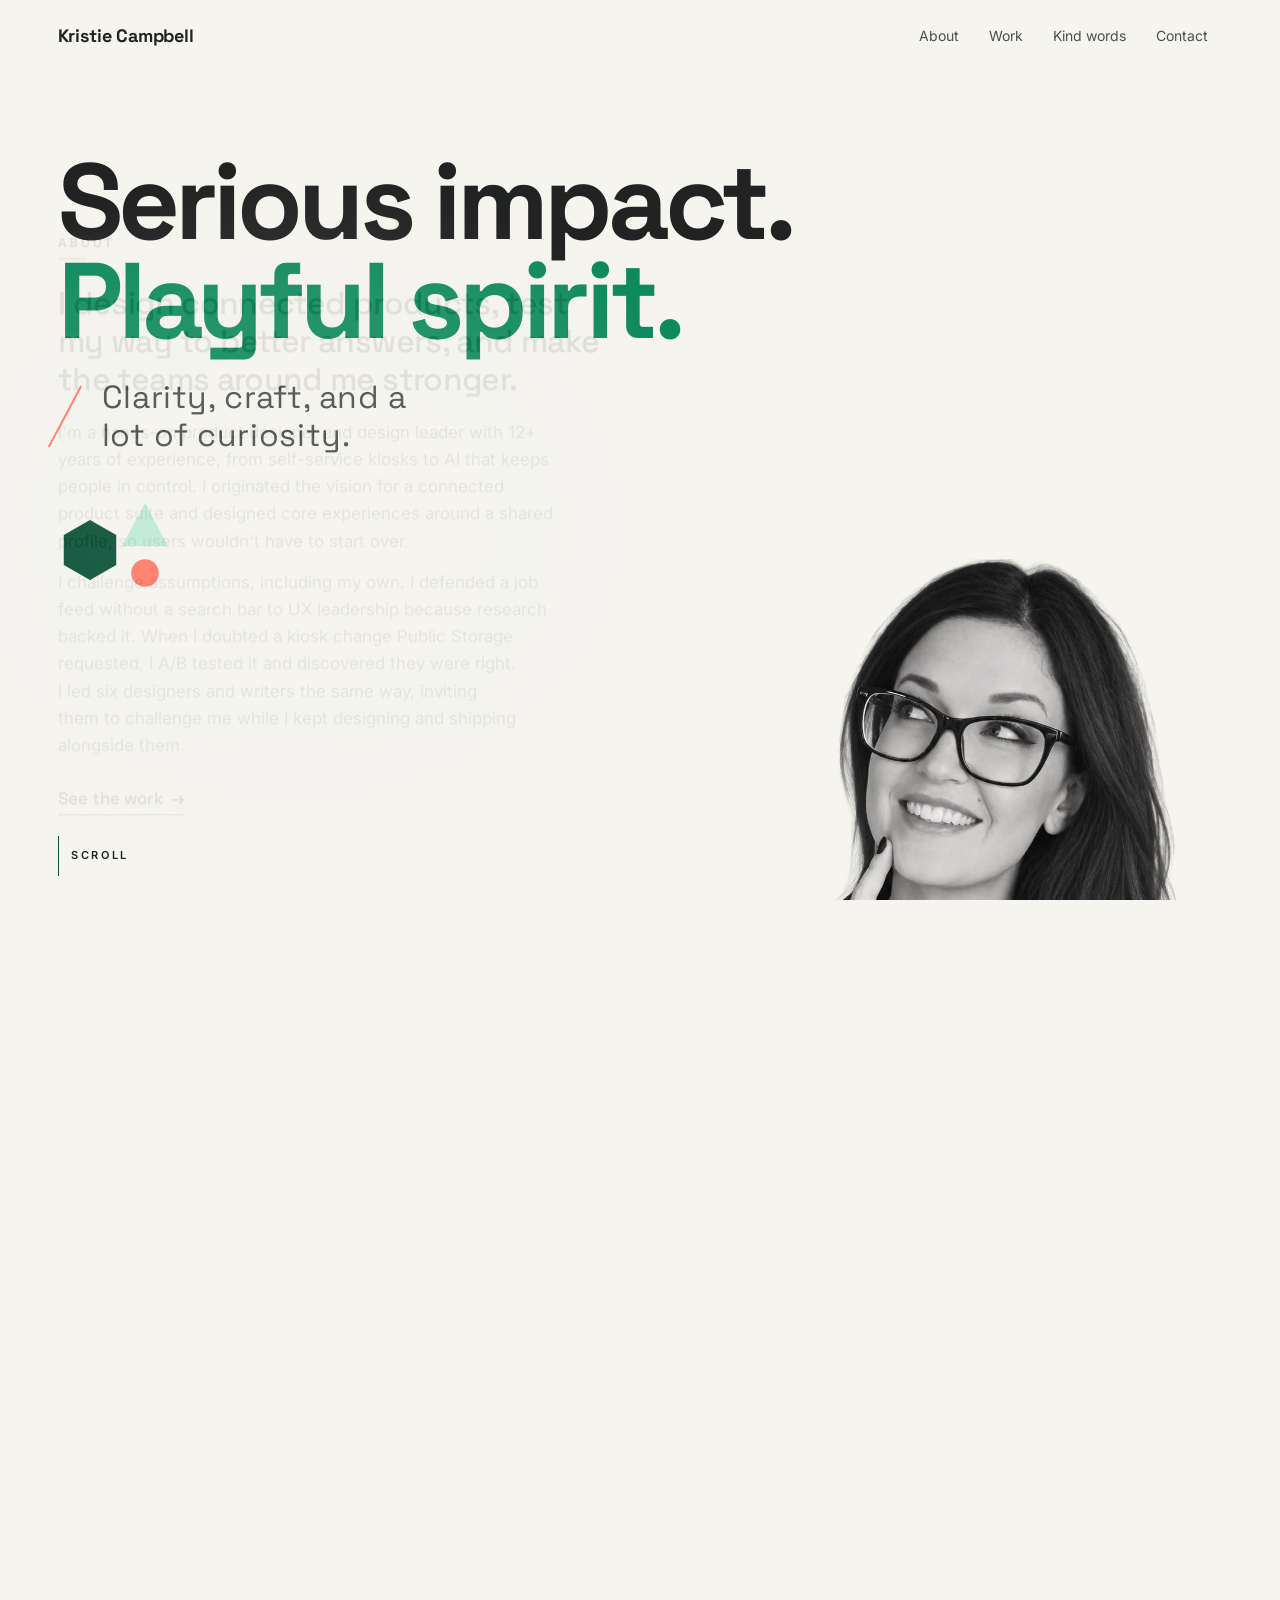
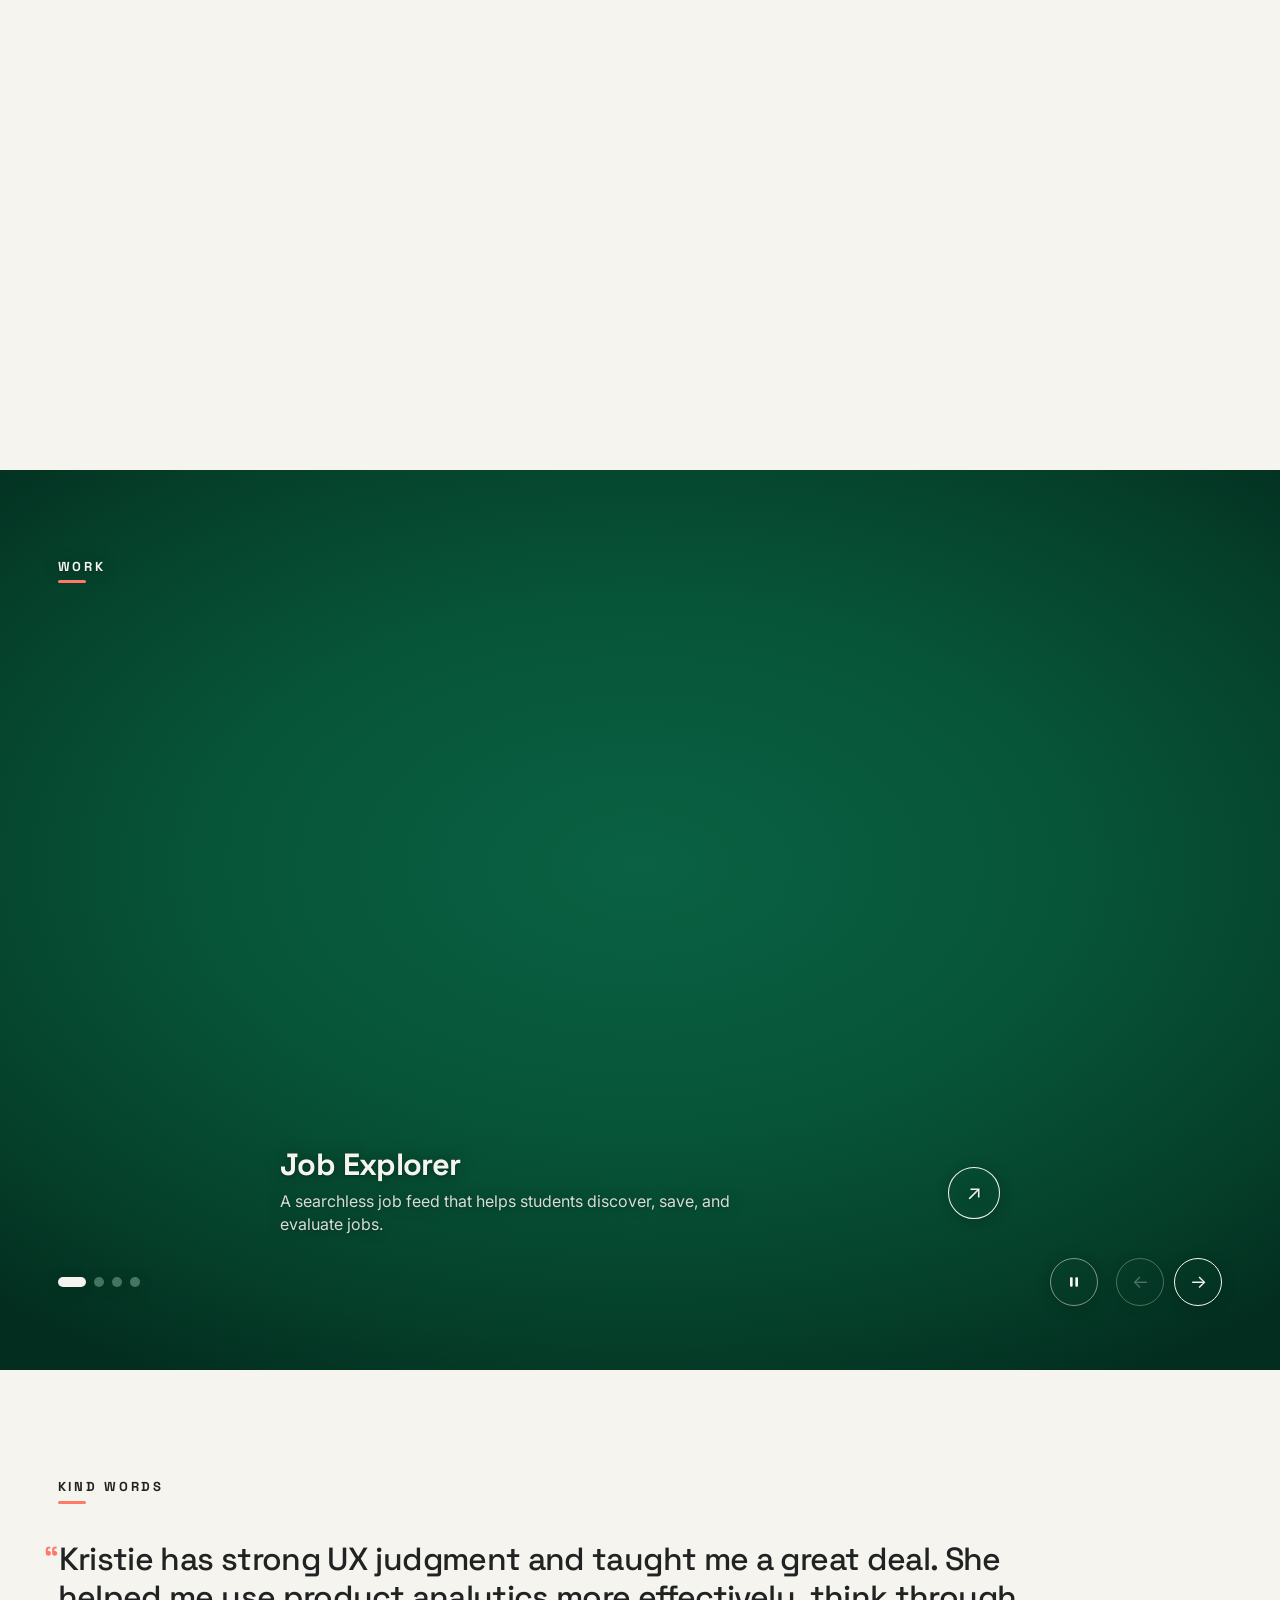
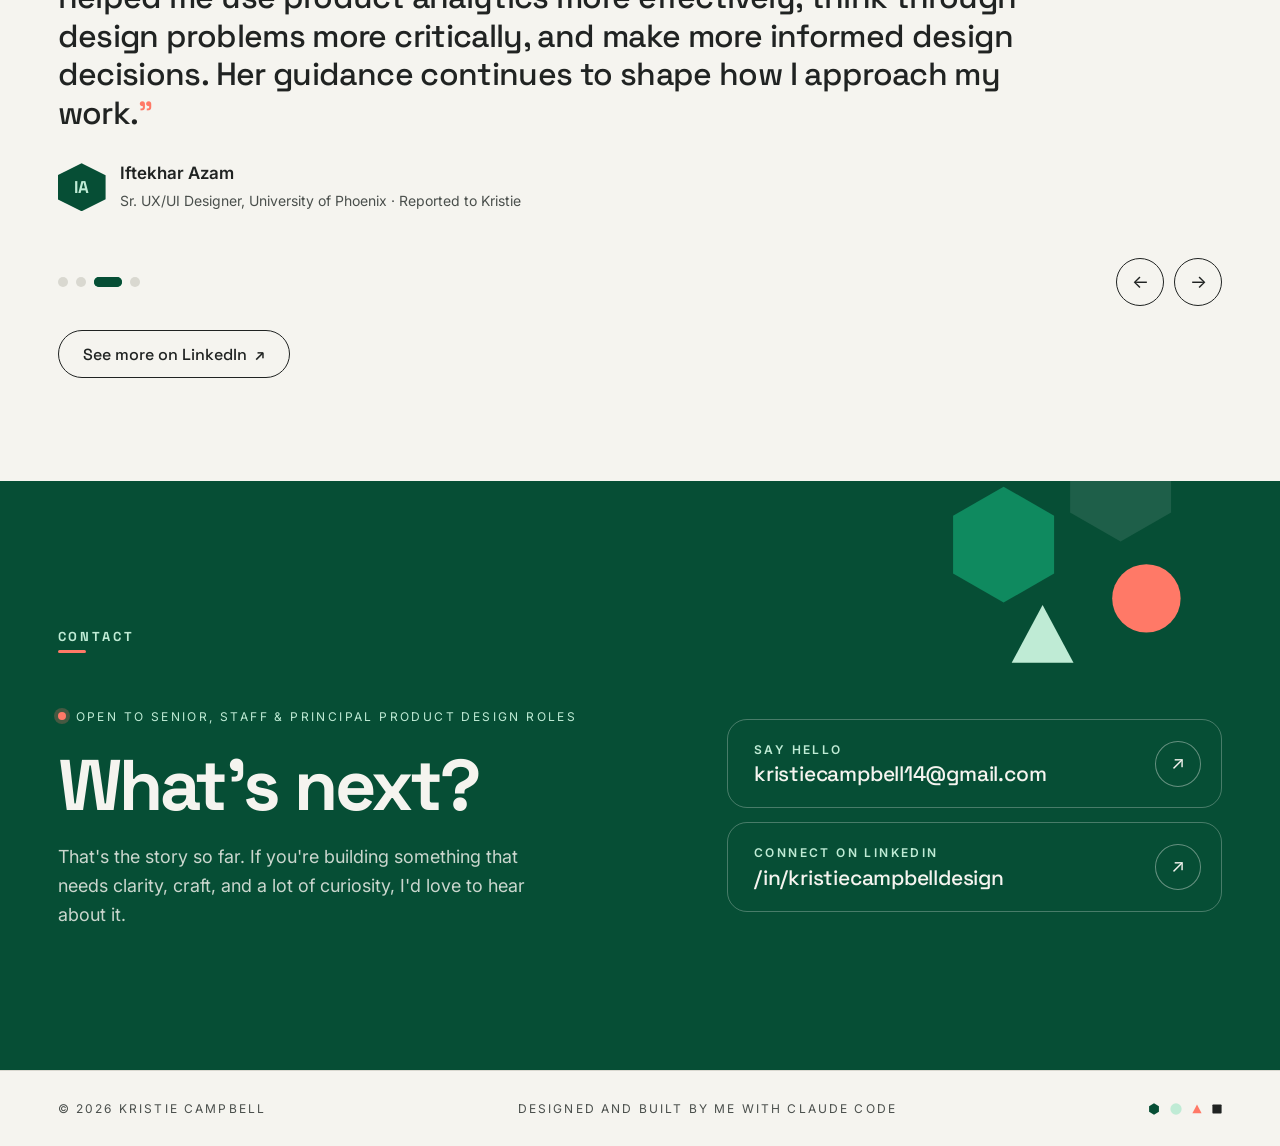
<file: index.html>
<!doctype html>
<html lang="en">

<head>
  <meta charset="utf-8" />
  <meta name="viewport" content="width=device-width, initial-scale=1" />
  <meta name="robots" content="noindex" />
  <title>Kristie Campbell · Design Leader</title>
  <meta name="description"
    content="Kristie Campbell, hands-on product designer and design leader: connected products, better answers through testing, and stronger teams." />
  <link rel="icon"
    href="data:image/svg+xml,%3Csvg xmlns='http://www.w3.org/2000/svg' viewBox='0 0 100 100'%3E%3Cpolygon points='50,4 90,27 90,73 50,96 10,73 10,27' fill='%23064E35'/%3E%3Ccircle cx='50' cy='50' r='14' fill='%23FF7967'/%3E%3C/svg%3E" />
  <link rel="preconnect" href="https://fonts.googleapis.com" />
  <link rel="preconnect" href="https://fonts.gstatic.com" crossorigin />
  <link
    href="https://fonts.googleapis.com/css2?family=Inter:wght@400;500;600&family=Mrs+Saint+Delafield&family=Space+Grotesk:wght@400;500;700&display=swap"
    rel="stylesheet" />
  <link rel="stylesheet" href="css/styles.css" />
  <script defer src="js/analytics.js"></script>
</head>

<body>
  <a class="skip-link" href="#about">Skip to content</a>

  <!-- ============ HEADER + MENU ============ -->
  <header class="site-header" data-header>
    <a class="wordmark" href="#top">Kristie Campbell</a>
    <nav class="nav-inline" aria-label="Sections" data-nav-inline>
      <ul>
        <li><a href="#about">About</a></li>
        <li><a href="#work">Work</a></li>
        <li><a href="#kind-words">Kind words</a></li>
        <li><a href="#contact">Contact</a></li>
      </ul>
    </nav>
    <button class="menu-toggle" aria-expanded="false" aria-controls="menu" data-menu-toggle>
      <span class="sr-only">Menu</span>
      <span class="menu-toggle__lines" aria-hidden="true"><i></i><i></i><i></i></span>
    </button>
  </header>

  <nav class="menu" id="menu" aria-label="Main" data-menu hidden>
    <ol class="menu__list">
      <li><a href="#about">About</a></li>
      <li><a href="#work">Work</a></li>
      <li><a href="#kind-words">Kind words</a></li>
      <li><a href="#contact">Contact</a></li>
    </ol>
  </nav>

  <main id="top">
    <!-- ============ INTRO: hero → about crossfade, photo stays in focus ============ -->
    <section class="intro" data-intro aria-label="Introduction">
      <div class="stage">
        <canvas class="field" data-field aria-hidden="true"></canvas>

        <div class="hero-layer" data-hero>
          <h1 class="hero-title">Serious impact.<br /><em>Playful spirit.</em></h1>
          <p class="hero-sub">Clarity, craft, and a<br />lot of curiosity.</p>

          <div class="shape-cluster" aria-hidden="true">
            <svg class="shape shape--hex" data-depth="0.6" viewBox="0 0 100 100">
              <polygon points="50,3 91,26.5 91,73.5 50,97 9,73.5 9,26.5" />
            </svg>
            <svg class="shape shape--tri" data-depth="1.1" viewBox="0 0 100 100">
              <polygon points="50,6 96,92 4,92" />
            </svg>
            <svg class="shape shape--dot" data-depth="1.6" viewBox="0 0 100 100">
              <circle cx="50" cy="50" r="46" />
            </svg>
          </div>
        </div>

        <div class="about-layer" id="about" data-about>
          <h2 class="section-label">About</h2>
          <p class="about-lede">I design connected products, test my way to better answers, and make the teams around me stronger.</p>
          <p class="about-body">
            I'm a hands-on product designer and design leader with 12+ years of experience, from self-service
            kiosks to AI that keeps people in control. I originated the vision for a connected product suite
            and designed core experiences around a shared profile, so users wouldn't have to start over.
          </p>
          <p class="about-body about-body--extra">
            I challenge assumptions, including my own. I defended a job feed without a search bar to UX
            leadership because research backed it. When I doubted a kiosk change Public Storage requested,
            I A/B tested it and discovered they were right. I led six designers and writers the same way,
            inviting them to challenge me while I kept designing and shipping alongside them.
          </p>
          <a class="text-link" href="#work">See the work <span aria-hidden="true">→</span></a>
        </div>

        <div class="photo" data-photo>
          <img src="assets/img/me.webp" alt="Kristie Campbell smiling, finger to chin, looking up thoughtfully"
            width="1254" height="1254" fetchpriority="high" />
        </div>

        <div class="scroll-cue" data-cue aria-hidden="true"><span></span>Scroll</div>
      </div>
    </section>

    <!-- ============ WORK ============ -->
    <section class="section work" id="work">
      <div class="section-head container">
        <h2 class="section-label">Work</h2>
        <!-- starts hidden; main.js shows it only while workPasswordOn is true -->
        <p class="lock-badge" data-lock-badge hidden>
          <svg viewBox="0 0 24 24" aria-hidden="true">
            <rect x="5" y="11" width="14" height="10" rx="2" />
            <path d="M8 11V8a4 4 0 0 1 8 0v3" />
          </svg>
          <span>Password protected</span>
        </p>
      </div>

      <!-- Open to everyone: js/workspace.js builds the 3D work space here, and
           this flat carousel is its fallback. When the password is on
           (workPasswordOn in js/content.js), the story pages ask for it
           (js/story.js). -->
      <div class="carousel" data-carousel hidden>
        <div class="carousel__track" data-track tabindex="0" aria-label="Product stories, scroll horizontally"></div>
        <div class="carousel__controls container">
          <div class="carousel__dots" data-dots></div>
          <div class="carousel__arrows">
            <button class="round-btn" data-prev aria-label="Previous story">←</button>
            <button class="round-btn" data-next aria-label="Next story">→</button>
          </div>
        </div>
      </div>
    </section>


    <!-- ============ LINKEDIN RECOMMENDATIONS ============ -->
    <section class="section kind-words" id="kind-words">
      <div class="container">
        <h2 class="section-label">Kind words</h2>
        <div class="quotes" data-quotes aria-live="polite"></div>
        <div class="quotes__footer">
          <div class="quotes__controls">
            <div class="quotes__dots" data-quote-dots></div>
            <div class="quotes__arrows" data-quote-arrows>
              <button class="round-btn" data-quote-prev aria-label="Previous recommendation">←</button>
              <button class="round-btn" data-quote-next aria-label="Next recommendation">→</button>
            </div>
          </div>
          <a class="btn btn--ghost" data-linkedin href="#" target="_blank" rel="noopener">See more on LinkedIn <span
              aria-hidden="true">↗</span></a>
        </div>
      </div>
    </section>

    <!-- ============ CONTACT ============
         Static section at the foot of the page. Copy comes from `contact` in
         js/content.js. -->
    <section class="section contact" id="contact">
      <div class="container">
        <h2 class="section-label">Contact</h2>
        <div class="contact__grid reveal">
          <div class="contact__copy" data-contact-copy></div>
          <div class="contact__links" data-contact-links></div>
        </div>
      </div>

      <div class="contact__shapes" aria-hidden="true">
        <svg viewBox="0 0 100 100" class="cs-shape cs-shape--1">
          <polygon points="50,3 91,26.5 91,73.5 50,97 9,73.5 9,26.5" />
        </svg>
        <svg viewBox="0 0 100 100" class="cs-shape cs-shape--2">
          <polygon points="50,3 91,26.5 91,73.5 50,97 9,73.5 9,26.5" />
        </svg>
        <svg viewBox="0 0 100 100" class="cs-shape cs-shape--3">
          <circle cx="50" cy="50" r="47" />
        </svg>
        <svg viewBox="0 0 100 100" class="cs-shape cs-shape--4">
          <polygon points="50,6 96,92 4,92" />
        </svg>
      </div>
    </section>
  </main>

  <!-- ============ SLIM FOOTER (contact has its own section above) ============ -->
  <footer class="site-footer">
    <div class="container footer__base">
      <span>© <span data-year></span> Kristie Campbell</span>
      <span>Designed and built by me with Claude Code</span>
      <span class="footer__marks" aria-hidden="true">
        <svg viewBox="0 0 100 100">
          <polygon points="50,3 91,26.5 91,73.5 50,97 9,73.5 9,26.5" />
        </svg>
        <svg viewBox="0 0 100 100">
          <circle cx="50" cy="50" r="47" />
        </svg>
        <svg viewBox="0 0 100 100">
          <polygon points="50,6 96,92 4,92" />
        </svg>
        <svg viewBox="0 0 100 100">
          <rect x="4" y="4" width="92" height="92" rx="8" />
        </svg>
      </span>
    </div>
  </footer>

  <script src="js/content.js"></script>
  <script src="js/gate.js"></script>
  <script src="js/common.js"></script>
  <script src="js/field.js"></script>
  <script src="js/main.js"></script>
  <script type="module" src="js/workspace.js"></script>
</body>

</html>
</file>
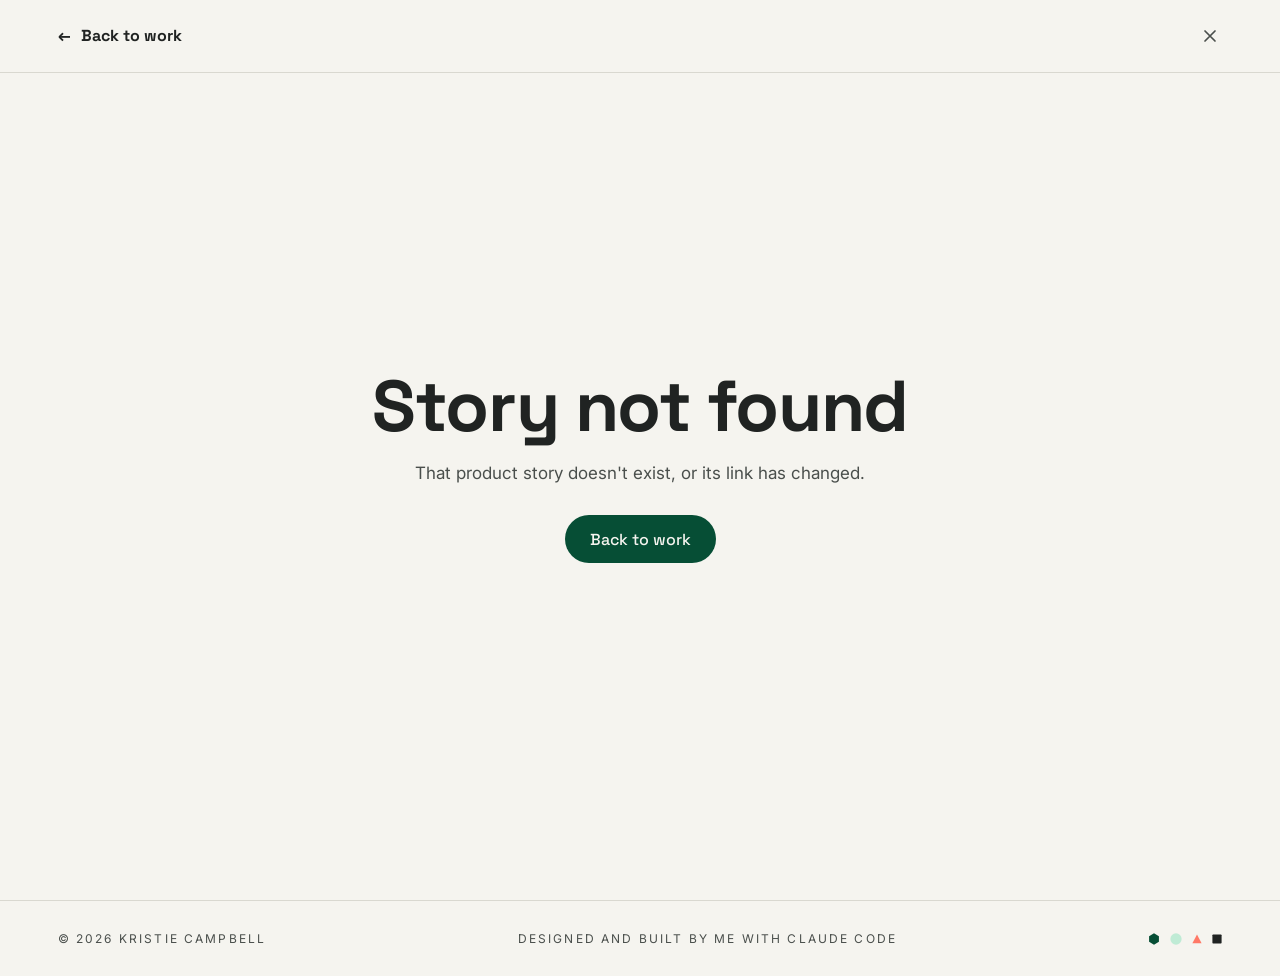
<file: story.html>
<!doctype html>
<html lang="en">

<head>
  <meta charset="utf-8" />
  <meta name="viewport" content="width=device-width, initial-scale=1" />
  <meta name="robots" content="noindex" />
  <title>Product story · Kristie Campbell</title>
  <link rel="icon"
    href="data:image/svg+xml,%3Csvg xmlns='http://www.w3.org/2000/svg' viewBox='0 0 100 100'%3E%3Cpolygon points='50,4 90,27 90,73 50,96 10,73 10,27' fill='%23064E35'/%3E%3Ccircle cx='50' cy='50' r='14' fill='%23FF7967'/%3E%3C/svg%3E" />
  <link rel="preconnect" href="https://fonts.googleapis.com" />
  <link rel="preconnect" href="https://fonts.gstatic.com" crossorigin />
  <link
    href="https://fonts.googleapis.com/css2?family=Inter:wght@400;500;600&family=Space+Grotesk:wght@400;500;700&display=swap"
    rel="stylesheet" />
  <link rel="stylesheet" href="css/styles.css" />
  <link rel="stylesheet" href="css/story-hero2.css" />
  <link rel="stylesheet" href="css/story-chapters.css" />
  <script defer src="js/analytics.js"></script>
  <script>
    /* The layered story hero paints a device render as its focal point, so ask
       for those bytes in the head rather than when the element appears. */
    (function () {
      var id = new URLSearchParams(location.search).get("id") || "job-explorer";
      var l = document.createElement("link");
      l.rel = "preload";
      l.as = "image";
      l.href = "assets/clay/dev-" + id + ".webp";
      l.setAttribute("fetchpriority", "high");
      document.head.appendChild(l);
    })();
  </script>
</head>

<body class="story-page">
  <!-- A story page is a detour, so the bar is the way back out of it and
       nothing else. Both controls lead to the same place. -->
  <header class="site-header story-header" data-header>
    <a class="back-link" href="index.html#work"><span aria-hidden="true">←</span> Back to work</a>
    <a class="close-link" href="index.html#work" aria-label="Close story and return to work">
      <svg viewBox="0 0 20 20" aria-hidden="true" focusable="false">
        <path d="M15 5 5 15M5 5l10 10" />
      </svg>
    </a>
  </header>

  <!-- Content is rendered from js/content.js by js/story.js -->
  <main id="story" data-story></main>

  <footer class="site-footer">
    <div class="container footer__base">
      <span>© <span data-year></span> Kristie Campbell</span>
      <span>Designed and built by me with Claude Code</span>
      <span class="footer__marks" aria-hidden="true">
        <svg viewBox="0 0 100 100">
          <polygon points="50,3 91,26.5 91,73.5 50,97 9,73.5 9,26.5" />
        </svg>
        <svg viewBox="0 0 100 100">
          <circle cx="50" cy="50" r="47" />
        </svg>
        <svg viewBox="0 0 100 100">
          <polygon points="50,6 96,92 4,92" />
        </svg>
        <svg viewBox="0 0 100 100">
          <rect x="4" y="4" width="92" height="92" rx="8" />
        </svg>
      </span>
    </div>
  </footer>

  <script src="js/content.js"></script>
  <script src="js/gate.js"></script>
  <script src="js/common.js"></script>
  <script src="js/story.js"></script>
  <script src="js/story-hero2.js"></script>
</body>

</html>
</file>
<file: css/styles.css>
/* =====================================================================
   Structured Play: Kristie Campbell portfolio
   ===================================================================== */

:root {
  --forest: #064e35;
  --offwhite: #f5f4ef;
  --charcoal: #202322;
  --vibrant: #0f8a5f;
  --mint: #bfebd5;
  --coral: #ff7967;

  --ink: var(--charcoal);
  --ink-soft: #4a4f4c;
  --line: #d9d8d0;
  --paper: var(--offwhite);
  --paper-2: #ecebe3;

  --font-display: "Space Grotesk", system-ui, sans-serif;
  --font-body: "Inter", system-ui, sans-serif;
  --font-script: "Mrs Saint Delafield", cursive;
  /* one size for every full sentence set in the display face: the hero subline,
     the About headline and the testimonials */
  --statement: 500 clamp(22px, 2.5vw, 32px) / 1.2 var(--font-display);

  --gutter: clamp(16px, 4.5vw, 64px);
  --max: 1280px;
  --header-h: 72px;
  --ease: cubic-bezier(0.22, 1, 0.36, 1);
}

*,
*::before,
*::after {
  box-sizing: border-box;
}

html {
  scroll-behavior: smooth;
  /* the header is fixed, so an anchored section would otherwise land under it */
  scroll-padding-top: calc(var(--header-h) + 12px);
  -webkit-text-size-adjust: 100%;
  overflow-x: clip;
}

@media (prefers-reduced-motion: reduce) {
  html {
    scroll-behavior: auto;
  }
}

body {
  margin: 0;
  background: var(--paper);
  color: var(--ink);
  font-family: var(--font-body);
  font-size: 17px;
  line-height: 1.6;
  -webkit-font-smoothing: antialiased;
}

[hidden] {
  display: none !important;
}

img {
  max-width: 100%;
  display: block;
}

a {
  color: inherit;
}

h1,
h2,
h3,
h4 {
  font-family: var(--font-display);
  line-height: 1.05;
  margin: 0;
  letter-spacing: -0.02em;
}

p {
  margin: 0;
}

button {
  font: inherit;
  color: inherit;
}

:focus-visible {
  outline: 2px solid var(--vibrant);
  outline-offset: 3px;
  border-radius: 4px;
}

.sr-only {
  position: absolute;
  width: 1px;
  height: 1px;
  padding: 0;
  margin: -1px;
  overflow: hidden;
  clip: rect(0 0 0 0);
  white-space: nowrap;
  border: 0;
}

.skip-link {
  position: fixed;
  left: 16px;
  top: -60px;
  z-index: 100;
  padding: 10px 16px;
  background: var(--forest);
  color: var(--offwhite);
  border-radius: 8px;
  transition: top .2s;
}

.skip-link:focus {
  top: 16px;
}

.container {
  width: 100%;
  max-width: var(--max);
  margin-inline: auto;
  padding-inline: var(--gutter);
}

/* ---------- Shared bits ---------- */
.section-label {
  display: inline-block;
  font-size: 13px;
  font-weight: 700;
  letter-spacing: 0.22em;
  text-transform: uppercase;
  position: relative;
  padding-bottom: 10px;
  align-self: start;
  justify-self: start;
}

.section-label::after {
  content: "";
  position: absolute;
  left: 0;
  bottom: 0;
  width: 28px;
  height: 3px;
  border-radius: 3px;
  background: var(--coral);
}

.section-head {
  display: flex;
  align-items: flex-end;
  justify-content: space-between;
  gap: 16px;
  margin-bottom: clamp(28px, 4vw, 48px);
}

.text-link {
  font-family: var(--font-display);
  font-weight: 500;
  text-decoration: none;
  display: inline-flex;
  gap: 8px;
  align-items: center;
  border-bottom: 1.5px solid currentColor;
  padding-bottom: 2px;
  transition: color .2s, gap .3s var(--ease);
}

.text-link:hover {
  color: var(--vibrant);
  gap: 12px;
}

.btn {
  display: inline-flex;
  align-items: center;
  justify-content: center;
  gap: 8px;
  height: 48px;
  padding: 0 24px;
  border-radius: 999px;
  border: 1.5px solid transparent;
  font-family: var(--font-display);
  font-weight: 500;
  font-size: 16px;
  text-decoration: none;
  cursor: pointer;
  white-space: nowrap;
  transition: background .2s, color .2s, transform .2s var(--ease), border-color .2s;
}

.btn:active {
  transform: scale(.97);
}

.btn--primary {
  background: var(--forest);
  color: var(--offwhite);
}

.btn--primary:hover {
  background: var(--vibrant);
}

.btn--ghost {
  border-color: var(--ink);
}

.btn--ghost:hover {
  background: var(--ink);
  color: var(--offwhite);
}

.btn--light {
  border-color: rgba(245, 244, 239, .5);
  color: var(--offwhite);
}

.btn--light:hover {
  background: var(--offwhite);
  color: var(--charcoal);
}

.round-btn {
  width: 48px;
  height: 48px;
  border-radius: 50%;
  border: 1.5px solid var(--ink);
  background: transparent;
  cursor: pointer;
  font-size: 18px;
  display: grid;
  place-items: center;
  transition: background .2s, color .2s, transform .2s var(--ease), opacity .2s;
}

.round-btn:hover:not(:disabled) {
  background: var(--ink);
  color: var(--offwhite);
}

.round-btn:disabled {
  opacity: .3;
  cursor: default;
}

.section {
  padding-block: clamp(80px, 11vw, 160px);
}

.reveal {
  opacity: 0;
  transform: translateY(24px);
  transition: opacity .8s var(--ease), transform .8s var(--ease);
}

.reveal.in {
  opacity: 1;
  transform: none;
}

@media (prefers-reduced-motion: reduce) {
  .reveal {
    opacity: 1;
    transform: none;
    transition: none;
  }
}

/* ---------- Header + menu ---------- */
.site-header {
  position: fixed;
  inset: 0 0 auto 0;
  z-index: 50;
  height: var(--header-h);
  display: flex;
  align-items: center;
  justify-content: space-between;
  padding-inline: var(--gutter);
  transition: background .3s, box-shadow .3s;
}

.site-header.is-solid {
  background: rgba(245, 244, 239, .86);
  backdrop-filter: blur(12px);
  -webkit-backdrop-filter: blur(12px);
  box-shadow: 0 1px 0 var(--line);
}

.wordmark {
  font-family: var(--font-display);
  font-weight: 700;
  font-size: 18px;
  text-decoration: none;
  letter-spacing: -0.01em;
}

/* Inline section nav. Desktop gets the links in the bar; below 900px they
   give way to the menu button and its full-screen takeover, which is the
   part of the old nav worth keeping. */
.nav-inline {
  display: none;
}

.nav-inline ul {
  display: flex;
  align-items: center;
  gap: 2px;
  margin: 0;
  padding: 0;
  list-style: none;
}

.nav-inline a {
  display: block;
  padding: 8px 14px;
  border-radius: 999px;
  font-size: 14px;
  text-decoration: none;
  color: var(--ink-soft);
  white-space: nowrap;
  transition: background .2s var(--ease), color .2s;
}

.nav-inline a:hover {
  color: var(--ink);
  background: var(--paper-2);
}

/* Set by the scroll spy in common.js, not by the link that was clicked —
   it follows where you actually are on the page. */
.nav-inline a[aria-current="true"] {
  color: var(--forest);
  background: var(--mint);
}

@media (min-width: 900px) {
  .nav-inline {
    display: block;
  }

  .site-header .menu-toggle {
    display: none;
  }
}

.menu-toggle {
  width: 48px;
  height: 48px;
  border: 0;
  background: transparent;
  cursor: pointer;
  display: grid;
  place-items: center;
  margin-right: -10px;
  position: relative;
  z-index: 60;
}

.menu-toggle__lines {
  display: grid;
  gap: 6px;
  width: 26px;
}

.menu-toggle__lines i {
  display: block;
  height: 2.5px;
  border-radius: 2px;
  background: currentColor;
  transition: transform .4s var(--ease), opacity .2s, width .3s var(--ease);
}

.menu-toggle__lines i:nth-child(2) {
  width: 80%;
  margin-left: auto;
}

.menu-toggle:hover .menu-toggle__lines i:nth-child(2) {
  width: 100%;
}

body.menu-open .site-header {
  background: transparent;
  box-shadow: none;
  backdrop-filter: none;
  color: var(--offwhite);
}

body.menu-open .menu-toggle__lines i:nth-child(1) {
  transform: translateY(8.5px) rotate(45deg);
}

body.menu-open .menu-toggle__lines i:nth-child(2) {
  opacity: 0;
}

body.menu-open .menu-toggle__lines i:nth-child(3) {
  transform: translateY(-8.5px) rotate(-45deg);
}

body.menu-open {
  overflow: hidden;
}

.menu {
  position: fixed;
  inset: 0;
  z-index: 40;
  background: var(--forest);
  color: var(--offwhite);
  display: flex;
  flex-direction: column;
  justify-content: center;
  padding: var(--header-h) var(--gutter) 40px;
  clip-path: circle(0 at calc(100% - var(--gutter) - 14px) 36px);
  visibility: hidden;
  transition: clip-path .7s var(--ease), visibility 0s .7s;
}

.menu.is-open {
  clip-path: circle(150% at calc(100% - var(--gutter) - 14px) 36px);
  visibility: visible;
  transition: clip-path .7s var(--ease), visibility 0s 0s;
}

.menu__list {
  list-style: none;
  margin: 0;
  padding: 0;
  counter-reset: m;
}

.menu__list li {
  counter-increment: m;
  overflow: hidden;
}

.menu__list a {
  display: inline-flex;
  align-items: baseline;
  gap: 16px;
  text-decoration: none;
  font-family: var(--font-display);
  font-weight: 700;
  letter-spacing: -0.03em;
  font-size: clamp(40px, 8vw, 88px);
  line-height: 1.12;
  transform: translateY(100%);
  transition: transform .7s var(--ease), color .2s;
}

.menu__list a::before {
  content: "0" counter(m);
  font-size: 14px;
  font-weight: 500;
  letter-spacing: .1em;
  color: var(--mint);
}

.menu.is-open .menu__list a {
  transform: none;
}

.menu.is-open .menu__list li:nth-child(2) a {
  transition-delay: .04s;
}

.menu.is-open .menu__list li:nth-child(3) a {
  transition-delay: .08s;
}

.menu.is-open .menu__list li:nth-child(4) a {
  transition-delay: .12s;
}

.menu.is-open .menu__list li:nth-child(5) a {
  transition-delay: .16s;
}

.menu.is-open .menu__list li:nth-child(6) a {
  transition-delay: .2s;
}

.menu__list a:hover {
  color: var(--coral);
}

/* =====================================================================
   INTRO: pinned stage. JS sets --p (0→1) as you scroll through it.
   ===================================================================== */
.intro {
  position: relative;
  height: 230svh;
}

.stage {
  position: sticky;
  top: 0;
  height: 100svh;
  overflow: hidden;
  --hero-o: 1;
  --hero-y: 0px;
  --about-o: 0;
  --about-y: 40px;
  --photo-t: 0;
  --line-o: 0;
}

/*.stage::after {
  content: "";
  position: absolute;
  left: var(--gutter);
  right: var(--gutter);
  bottom: 0;
  height: 2px;
  background: var(--charcoal);
  opacity: var(--line-o);
  transform: scaleX(var(--line-o));
  transform-origin: left;
}*/

.field {
  position: absolute;
  inset: 0;
  width: 100%;
  height: 100%;
  opacity: calc(0.35 + var(--hero-o) * 0.65);
}

.hero-layer {
  position: absolute;
  inset: 0;
  z-index: 2;
  padding: calc(var(--header-h) + clamp(24px, 9svh, 110px)) var(--gutter) 0;
  padding-left: max(var(--gutter), calc((100% - var(--max)) / 2 + var(--gutter)));
  opacity: var(--hero-o);
  transform: translateY(var(--hero-y));
  pointer-events: none;
}

.hero-layer>* {
  pointer-events: auto;
}

.eyebrow {
  font-size: 12px;
  font-weight: 600;
  letter-spacing: .24em;
  text-transform: uppercase;
  margin-bottom: clamp(16px, 2.5svh, 28px);
  color: var(--ink-soft);
}

.eyebrow span {
  color: var(--coral);
  margin-inline: .35em;
}

.hero-title {
  font-weight: 700;
  font-size: clamp(48px, 8.4vw, 132px);
  letter-spacing: -0.045em;
  line-height: .92;
  max-width: 9.5em;
}

.hero-title em {
  font-style: normal;
  color: var(--vibrant);
}

.hero-sub {
  font: var(--statement);
  /* the statement size, kept light so it doesn't compete with the title above */
  font-weight: 400;
  letter-spacing: .02em;
  margin-top: clamp(18px, 3svh, 32px);
  color: var(--ink-soft);
  padding-left: 44px;
  position: relative;
}

.hero-sub::before {
  content: "";
  position: absolute;
  left: 6px;
  top: 4px;
  bottom: 4px;
  width: 2px;
  background: var(--coral);
  transform: rotate(28deg);
  transform-origin: center;
}

.shape-cluster {
  position: relative;
  width: 150px;
  height: 110px;
  margin-top: clamp(20px, 5svh, 56px);
}

.shape {
  position: absolute;
  transition: transform .6s var(--ease);
  will-change: transform;
}

.shape--hex {
  width: 64px;
  left: 0;
  top: 18px;
  fill: var(--forest);
}

.shape--tri {
  width: 50px;
  left: 62px;
  top: 0;
  fill: var(--mint);
}

.shape--dot {
  width: 30px;
  left: 72px;
  top: 58px;
  fill: var(--coral);
}

.about-layer {
  position: absolute;
  z-index: 3;
  left: max(var(--gutter), calc((100% - var(--max)) / 2 + var(--gutter)));
  /* centred in the space under the fixed header, so a tall block can't ride up into it */
  top: calc(50% + var(--header-h) / 2);
  width: min(44%, 560px);
  opacity: var(--about-o);
  transform: translateY(calc(-50% + var(--about-y)));
  visibility: visible;
  will-change: transform, opacity;
}

.about-layer[data-hidden] {
  visibility: hidden;
}

/* soft paper wash so the copy stays readable where it crosses the photo */
.about-layer::before {
  content: "";
  position: absolute;
  z-index: -1;
  pointer-events: none;
  inset: -12% -22% -14% -16%;
  background: radial-gradient(72% 62% at 42% 50%,
      var(--paper) 0%, rgba(245, 244, 239, .96) 33%, rgba(245, 244, 239, .78) 53%,
      rgba(245, 244, 239, .4) 67%, rgba(245, 244, 239, 0) 80%);
}

.about-layer>* {
  position: relative;
}

/* stacked shadows build a halo that follows the letterforms rather than a visible box */
.about-layer .section-label,
.about-lede,
.about-body,
.about-layer .text-link {
  text-shadow:
    0 0 6px rgba(245, 244, 239, .98),
    0 0 12px rgba(245, 244, 239, .96),
    0 0 22px rgba(245, 244, 239, .9),
    0 0 36px rgba(245, 244, 239, .7);
}

.about-layer .section-label {
  margin-bottom: 24px;
}

.about-lede {
  font: var(--statement);
  letter-spacing: -0.02em;
  text-wrap: balance;
  margin-bottom: 20px;
}

.about-body {
  color: var(--ink-soft);
  /* full size from ~740px tall; the stage clips, so short screens trade a point of size for fit */
  font-size: clamp(15px, 2.3svh, 17px);
  text-wrap: pretty;
  margin-bottom: 14px;
  max-width: 46ch;
}

.about-layer .text-link {
  margin-top: 12px;
}

.photo {
  position: absolute;
  z-index: 1;
  bottom: 0;
  right: max(0px, calc((100% - var(--max)) / 2));
  height: min(92svh, 58vw);
  aspect-ratio: 1;
  transform: translate3d(0, var(--photo-y, 54%), 0);
  opacity: var(--photo-o, 1);
  will-change: transform;
}

.photo img {
  width: 100%;
  height: 100%;
  object-fit: contain;
  object-position: bottom;
}

.scroll-cue {
  position: absolute;
  left: var(--gutter);
  bottom: 24px;
  z-index: 2;
  display: flex;
  align-items: center;
  gap: 12px;
  font-size: 11px;
  font-weight: 600;
  letter-spacing: .24em;
  text-transform: uppercase;
  opacity: var(--hero-o);
}

.scroll-cue span {
  width: 1.5px;
  height: 40px;
  background: var(--line);
  position: relative;
  overflow: hidden;
}

.scroll-cue span::after {
  content: "";
  position: absolute;
  inset: 0;
  background: var(--forest);
  animation: cue 2.2s var(--ease) infinite;
}

@keyframes cue {
  from {
    transform: translateY(-100%);
  }

  to {
    transform: translateY(100%);
  }
}

@media (max-width: 899px) {
  .intro {
    height: 210svh;
  }

  .hero-title {
    font-size: clamp(38px, 11.5vw, 84px);
  }

  .shape-cluster {
    transform: scale(.8);
    transform-origin: left top;
  }

  .photo {
    height: min(62svh, 118vw);
    right: -16vw;
    transform: translate3d(0, var(--photo-y, 46%), 0);
  }

  .about-layer {
    top: calc(var(--header-h) + 8px);
    width: auto;
    right: var(--gutter);
    transform: translateY(var(--about-y));
  }

  .about-layer .section-label {
    margin-bottom: 16px;
  }

  .about-lede {
    margin-bottom: 14px;
  }

  .about-body {
    font-size: 15px;
    line-height: 1.5;
    margin-bottom: 10px;
  }

  .about-layer .text-link {
    margin-top: 4px;
  }

  .scroll-cue {
    display: none;
  }
}

@media (max-width: 899px) and (max-height: 700px) {
  .about-body {
    font-size: 14px;
  }
}

@media (max-width: 899px) and (max-height: 560px) {
  .about-body {
    display: none;
  }
}

/* =====================================================================
   WORK
   ===================================================================== */
.work {
  padding-bottom: clamp(64px, 8vw, 120px);
}

.lock-badge {
  display: inline-flex;
  align-items: center;
  gap: 8px;
  font-size: 13px;
  color: var(--ink-soft);
  padding: 6px 12px;
  border: 1px solid var(--line);
  border-radius: 999px;
}

.lock-badge svg {
  width: 14px;
  height: 14px;
  fill: none;
  stroke: currentColor;
  stroke-width: 2;
}

.lock-badge.is-open {
  color: var(--vibrant);
  border-color: var(--mint);
  background: rgba(191, 235, 213, .35);
}

/* ---------------------------------------------------------------------
   The blade is a 3D clay space, open with or without the password
   js/workspace.js adds the canvas and the bottom overlay. The section head
   (label + lock badge) is the static markup, recoloured for the dark room.
   --------------------------------------------------------------------- */
.work--3d {
  position: relative;
  overflow: hidden;
  height: clamp(680px, 100vh, 960px);
  padding: 0;
  color: var(--offwhite);
  background:
    radial-gradient(ellipse 75% 65% at 50% 44%,
      #0a6143 0%, #075539 45%, #053f2a 80%, #032e1f 100%);
}

.work3d__stage {
  position: absolute;
  inset: 0;
  /* vertical scrolling still belongs to the page; horizontal drags are ours */
  touch-action: pan-y;
}

.work3d__stage:focus-visible {
  outline: 2px solid var(--mint);
  outline-offset: -4px;
}

.work3d__canvas {
  display: block;
  width: 100%;
  height: 100%;
}

.work--3d .section-head {
  position: relative;
  z-index: 2;
  padding-top: clamp(48px, 7vw, 96px);
  pointer-events: none;
}

.work--3d .section-label {
  color: var(--offwhite);
}

.work--3d .lock-badge,
.work--3d .lock-badge.is-open {
  color: var(--mint);
  border-color: rgba(191, 235, 213, .35);
  background: transparent;
}

/* Bottom overlay: story meta, then dots and controls. The wrappers let
   pointer events through so drags and clicks land on the canvas; only the
   link and the buttons take them back. */
.work3d__overlay {
  position: absolute;
  z-index: 2;
  left: 0;
  right: 0;
  bottom: 0;
  pointer-events: none;
}

.work3d__bar {
  display: flex;
  flex-direction: column;
  gap: 22px;
  padding-bottom: clamp(36px, 5vw, 64px);
}

.work3d__meta {
  pointer-events: auto;
  display: flex;
  align-items: center;
  justify-content: space-between;
  gap: 16px;
  width: 100%;
  max-width: 720px;
  margin-inline: auto;
  text-decoration: none;
  color: var(--offwhite);
}

.work3d__meta h3 {
  margin: 0;
  font-family: var(--font-display);
  font-size: clamp(22px, 2.4vw, 32px);
  font-weight: 700;
  line-height: 1.05;
  letter-spacing: -0.02em;
}

/* the story's one-line description (its tagline) */
.work3d__meta p {
  margin: 8px 0 0;
  max-width: 46ch;
  color: rgba(245, 244, 239, .88);
  font-size: 16px;
  line-height: 1.45;
  text-wrap: pretty;
}

/* The clay shapes drift behind everything laid over the scene, so the whole
   layer carries a soft shadow in the scene's own deep green: enough to hold
   the text and rings off a pale shape, not enough to read as an effect. */
.work--3d .section-label,
.work--3d .lock-badge,
.work3d__overlay {
  text-shadow: 0 1px 2px rgba(1, 26, 17, .35), 0 0 16px rgba(1, 26, 17, .45);
}

.work--3d .lock-badge,
.work3d__arrow,
.work--3d .round-btn,
.work3d__dots button i {
  box-shadow: 0 2px 14px rgba(1, 26, 17, .3);
}

/* on a filled hover state the text sits on colour, not on the scene */
.work3d__meta:hover .work3d__arrow,
.work3d__meta:focus-visible .work3d__arrow,
.work--3d .round-btn:hover:not(:disabled) {
  text-shadow: none;
}

.work3d__arrow {
  flex: 0 0 auto;
  width: 52px;
  height: 52px;
  border-radius: 50%;
  display: grid;
  place-items: center;
  border: 1.5px solid var(--offwhite);
  font-size: 20px;
  transform: rotate(-45deg);
  transition: background .3s, color .3s, border-color .3s, transform .5s var(--ease);
}

.work3d__meta:hover .work3d__arrow,
.work3d__meta:focus-visible .work3d__arrow {
  background: var(--coral);
  border-color: var(--coral);
  color: var(--charcoal);
  transform: rotate(0deg);
}

.work3d__controls {
  display: flex;
  align-items: center;
  justify-content: space-between;
  gap: 16px;
}

/* negative margin so the 44px hit targets don't widen the row */
.work3d__dots {
  display: flex;
  margin: -17px -4px;
  pointer-events: auto;
}

.work3d__dots button {
  display: block;
  padding: 17px 4px;
  border: 0;
  background: none;
  cursor: pointer;
}

.work3d__dots button i {
  display: block;
  width: 10px;
  height: 10px;
  border-radius: 999px;
  background: rgba(191, 235, 213, .35);
  transition: width .4s var(--ease), background .3s;
}

.work3d__dots button:hover i {
  background: var(--mint);
}

.work3d__dots button:focus-visible {
  outline: none;
}

.work3d__dots button:focus-visible i {
  outline: 2px solid var(--mint);
  outline-offset: 3px;
}

.work3d__dots button[aria-current="true"] i {
  width: 28px;
  background: var(--offwhite);
}

.work3d__arrows {
  display: flex;
  gap: 10px;
  pointer-events: auto;
}

.work--3d .round-btn {
  border-color: var(--offwhite);
  color: var(--offwhite);
}

.work--3d .round-btn:hover:not(:disabled) {
  background: var(--offwhite);
  color: #064e35;
}

.work--3d .work3d__motion {
  margin-right: 8px;
  border-color: rgba(245, 244, 239, .5);
}

.work3d__motion svg {
  width: 16px;
  height: 16px;
  fill: currentColor;
}

/* A phone's frame is portrait and the scene fits the device across the width,
   so a full-height stage only adds empty room above and below it. */
@media (max-width: 699px) {
  .work--3d {
    height: clamp(560px, 82vh, 760px);
  }
}

/* Gate: the password card on the story pages (js/story.js renders it).
   The work space itself is open to everyone. */
.gate__card {
  position: relative;
  z-index: 1;
  width: min(100%, 480px);
  background: var(--paper);
  border: 1px solid var(--line);
  border-radius: 20px;
  padding: clamp(24px, 4vw, 40px);
  text-align: center;
  box-shadow: 0 30px 60px -30px rgba(32, 35, 34, .35);
}

.gate__icon {
  width: 56px;
  margin: 0 auto 16px;
}

.gate__icon polygon {
  fill: var(--forest);
}

.gate__icon rect,
.gate__icon path {
  fill: none;
  stroke: var(--offwhite);
  stroke-width: 5;
  stroke-linecap: round;
}

.gate__card p {
  color: var(--ink-soft);
  font-size: 15px;
}

.gate__row {
  display: flex;
  gap: 8px;
  margin-top: 22px;
}

.gate__row input {
  flex: 1;
  min-width: 0;
  height: 48px;
  padding: 0 18px;
  border-radius: 999px;
  border: 1.5px solid var(--line);
  background: #fff;
  font: inherit;
  font-size: 16px;
}

.gate__row input:focus {
  outline: none;
  border-color: var(--vibrant);
  box-shadow: 0 0 0 4px rgba(15, 138, 95, .15);
}

.gate__pw-wrap {
  position: relative;
  flex: 1;
  min-width: 0;
}

.gate__pw-wrap input {
  width: 100%;
  padding-right: 44px;
}

.gate__pw-toggle {
  position: absolute;
  top: 50%;
  right: 6px;
  transform: translateY(-50%);
  display: flex;
  align-items: center;
  justify-content: center;
  width: 36px;
  height: 36px;
  border: none;
  border-radius: 50%;
  background: none;
  padding: 0;
  color: var(--ink-soft);
  cursor: pointer;
}

.gate__pw-toggle:hover,
.gate__pw-toggle:focus-visible {
  color: var(--ink);
}

.gate__pw-toggle:focus-visible {
  outline: 2px solid var(--vibrant);
  outline-offset: 2px;
}

.gate__pw-toggle svg {
  width: 20px;
  height: 20px;
}

.gate__pw-toggle .eye-shape {
  fill: none;
  stroke: currentColor;
  stroke-width: 1.8;
  stroke-linecap: round;
  stroke-linejoin: round;
}

.gate__pw-toggle .eye-slash {
  stroke: currentColor;
  stroke-width: 1.8;
  stroke-linecap: round;
  opacity: 1;
  transition: opacity .15s ease;
}

.gate__pw-toggle[aria-pressed="true"] .eye-slash {
  opacity: 0;
}

.gate__error {
  min-height: 22px;
  margin-top: 10px;
  color: #c8412f !important;
  font-size: 14px;
}

.gate__card.shake {
  animation: shake .4s;
}

@keyframes shake {

  20%,
  60% {
    transform: translateX(-8px);
  }

  40%,
  80% {
    transform: translateX(8px);
  }
}

@media (max-width: 480px) {
  .gate__row {
    flex-direction: column;
  }
}

/* Carousel */
.carousel__track {
  display: flex;
  gap: clamp(16px, 2.5vw, 32px);
  overflow-x: auto;
  overscroll-behavior-x: contain;
  scroll-snap-type: x mandatory;
  scrollbar-width: none;
  /* the track is a scroll container, so it clips its own overflow: the top
     padding has to clear the focused card's 8px lift plus its focus ring,
     or the ring gets cropped. The negative margin keeps the layout put. */
  padding: 26px max(var(--gutter), calc((100% - var(--max)) / 2 + var(--gutter))) 24px;
  margin-top: -14px;
  scroll-padding-inline: max(var(--gutter), calc((100% - var(--max)) / 2 + var(--gutter)));
  cursor: grab;
  /* no touch-action here: pan-x would stop an up/down swipe that starts on a
     card from scrolling the page. Left as auto, the browser sends sideways
     swipes to the track and vertical ones to the page. */
}

.carousel__track::-webkit-scrollbar {
  display: none;
}

.carousel__track.is-dragging {
  cursor: grabbing;
  scroll-snap-type: none;
}

.carousel__track.is-dragging .card {
  pointer-events: none;
}

.card {
  flex: 0 0 clamp(290px, 56vw, 720px);
  scroll-snap-align: start;
  text-decoration: none;
  display: block;
}

.browser {
  border-radius: 14px;
  overflow: hidden;
  background: #fff;
  border: 1px solid var(--line);
  box-shadow: 0 1px 2px rgba(32, 35, 34, .06), 0 24px 48px -28px rgba(32, 35, 34, .35);
  transition: transform .6s var(--ease), box-shadow .6s var(--ease);
}

.browser__bar {
  height: 34px;
  display: flex;
  align-items: center;
  gap: 12px;
  padding: 0 14px;
  background: var(--paper-2);
  border-bottom: 1px solid var(--line);
}

.browser__dots {
  display: flex;
  gap: 6px;
}

.browser__dots i {
  width: 10px;
  height: 10px;
  border-radius: 50%;
  background: #d3d2c9;
}

.browser__dots i:first-child {
  background: var(--coral);
}

.browser__url {
  flex: 1;
  max-width: 320px;
  margin-inline: auto;
  height: 20px;
  border-radius: 6px;
  background: var(--paper);
  font-size: 11px;
  line-height: 20px;
  text-align: center;
  color: var(--ink-soft);
  overflow: hidden;
  white-space: nowrap;
  text-overflow: ellipsis;
  padding-inline: 8px;
}

.browser__view {
  aspect-ratio: 16 / 10;
  overflow: hidden;
  position: relative;
}

.browser__view img {
  width: 100%;
  height: 100%;
  object-fit: cover;
  object-position: top;
  transition: transform 1.2s var(--ease);
}

.placeholder {
  position: absolute;
  inset: 0;
  display: grid;
  place-items: center;
  overflow: hidden;
  background: var(--forest);
  color: var(--offwhite);
  font-family: var(--font-display);
  font-size: 14px;
  letter-spacing: .14em;
  text-transform: uppercase;
}

.placeholder[data-accent="vibrant"] {
  background: var(--vibrant);
}

.placeholder[data-accent="mint"] {
  background: var(--mint);
  color: var(--forest);
}

.placeholder[data-accent="charcoal"] {
  background: var(--charcoal);
}

.placeholder svg {
  position: absolute;
  width: 46%;
  right: -8%;
  bottom: -14%;
  opacity: .16;
  fill: currentColor;
  transition: transform 1.2s var(--ease);
}

.placeholder span {
  position: relative;
}

.card__meta {
  display: flex;
  align-items: center;
  justify-content: space-between;
  gap: 16px;
  padding: 20px 4px 0;
}

.card__meta h3 {
  font-size: clamp(22px, 2.4vw, 32px);
}

.card__meta p {
  color: var(--ink-soft);
  font-size: 15px;
  margin-top: 4px;
}

.card__arrow {
  flex: 0 0 auto;
  width: 52px;
  height: 52px;
  border-radius: 50%;
  display: grid;
  place-items: center;
  border: 1.5px solid var(--ink);
  font-size: 20px;
  transition: background .3s, color .3s, border-color .3s, transform .5s var(--ease);
  transform: rotate(-45deg);
}

.card:hover .browser,
.card:focus-visible .browser {
  transform: translateY(-8px);
  box-shadow: 0 1px 2px rgba(32, 35, 34, .06), 0 40px 60px -30px rgba(32, 35, 34, .45);
}

.card:hover .browser__view img,
.card:hover .placeholder svg {
  transform: scale(1.04);
}

.card:hover .card__arrow {
  background: var(--coral);
  border-color: var(--coral);
  color: var(--charcoal);
  transform: rotate(0deg);
}

.card:focus-visible {
  outline: none;
}

.card:focus-visible .browser {
  outline: 2px solid var(--vibrant);
  outline-offset: 4px;
}

.carousel__controls {
  display: flex;
  align-items: center;
  justify-content: space-between;
  margin-top: 16px;
}

.carousel__arrows {
  display: flex;
  gap: 10px;
}

/* Same idea as the Kind words bars: the dot is the <i>, and the button around
   it is padded out to a 44px-tall target that tiles with its neighbours, so
   there's no dead space to miss into. Negative margins keep the row put. */
.carousel__dots {
  display: flex;
  margin: -17px -4px;
}

.carousel__dots button {
  display: block;
  border: 0;
  padding: 17px 4px;
  background: none;
  cursor: pointer;
}

.carousel__dots button i {
  display: block;
  width: 10px;
  height: 10px;
  border-radius: 999px;
  background: var(--line);
  transition: width .4s var(--ease), background .3s;
}

.carousel__dots button:hover i {
  background: #c8c7be;
}

.carousel__dots button:focus-visible {
  outline: none;
}

.carousel__dots button:focus-visible i {
  outline: 2px solid var(--vibrant);
  outline-offset: 4px;
}

.carousel__dots button[aria-current="true"] i {
  width: 28px;
  background: var(--forest);
}

/* =====================================================================
   RESUME TIMELINE
   ===================================================================== */
.resume {
  background: var(--paper-2);
}

.timeline {
  position: relative;
  height: 150px;
  margin-inline: 12px;
}

.timeline__line {
  position: absolute;
  inset: 0;
  width: 100%;
  height: 100%;
  overflow: visible;
}

.timeline__line path {
  fill: none;
  stroke-linecap: round;
  vector-effect: non-scaling-stroke;
}

.timeline__base {
  stroke: var(--ink);
  stroke-width: 2;
  stroke-dasharray: 2 8;
  opacity: .45;
}

.timeline__progress {
  stroke: var(--forest);
  stroke-width: 3;
}

.timeline__line rect {
  transition: width .8s var(--ease);
}

.timeline__points {
  position: absolute;
  inset: 0;
}

.tl-point {
  position: absolute;
  transform: translate(-50%, -50%);
  width: 56px;
  height: 56px;
  border: 0;
  background: transparent;
  cursor: pointer;
  padding: 0;
  display: grid;
  place-items: center;
}

.tl-point__shape {
  width: 22px;
  height: 22px;
  overflow: visible;
  fill: var(--paper-2);
  stroke: var(--forest);
  stroke-width: 2.2;
  stroke-linejoin: round;
  transition: transform .4s var(--ease), fill .3s, stroke .3s;
}

.tl-point::after {
  content: "";
  position: absolute;
  width: 40px;
  height: 40px;
  border-radius: 50%;
  border: 2.5px solid var(--coral);
  opacity: 0;
  transform: scale(.5);
  transition: opacity .3s, transform .5s var(--ease);
}

.tl-point:hover .tl-point__shape {
  transform: scale(1.25);
  fill: var(--mint);
}

.tl-point[aria-selected="true"] .tl-point__shape {
  fill: var(--vibrant);
  stroke: var(--vibrant);
  transform: scale(1.18);
}

.tl-point[aria-selected="true"]::after {
  opacity: 1;
  transform: scale(1);
}

.tl-point.is-past .tl-point__shape {
  fill: var(--forest);
}

/* the "?" node that opens the contact panel */
.tl-point--contact .tl-point__shape {
  width: 32px;
  height: 32px;
  fill: var(--coral);
  stroke: var(--coral);
}

.tl-point--contact:hover .tl-point__shape {
  fill: var(--coral);
  transform: scale(1.15) rotate(12deg);
}

.tl-point--contact[aria-selected="true"] .tl-point__shape {
  fill: var(--coral);
  stroke: var(--coral);
  transform: scale(1.12);
}

.tl-point--contact::after {
  width: 52px;
  height: 52px;
  border-color: var(--forest);
}

.tl-point__mark {
  position: absolute;
  inset: 0;
  display: grid;
  place-items: center;
  pointer-events: none;
  font-family: var(--font-display);
  font-weight: 700;
  font-size: 16px;
  line-height: 1;
  color: var(--offwhite);
}

.tl-point__year {
  position: absolute;
  top: 100%;
  left: 50%;
  transform: translateX(-50%);
  margin-top: -6px;
  font-family: var(--font-display);
  font-weight: 500;
  font-size: 14px;
  color: var(--ink-soft);
  white-space: nowrap;
}

.tl-point[aria-selected="true"] .tl-point__year {
  color: var(--ink);
  font-weight: 700;
}

.tl-point.label-above .tl-point__year {
  top: auto;
  bottom: 100%;
  margin-top: 0;
  margin-bottom: -6px;
}

.timeline__detail {
  display: grid;
  grid-template-columns: minmax(0, 5fr) minmax(0, 7fr);
  gap: clamp(24px, 5vw, 80px);
  margin-top: clamp(40px, 5vw, 64px);
  padding-top: clamp(28px, 4vw, 44px);
  border-top: 1px solid var(--line);
  min-height: 220px;
}

.timeline__detail>* {
  animation: rise .6s var(--ease) both;
}

.timeline__detail>*:nth-child(2) {
  animation-delay: .08s;
}

@keyframes rise {
  from {
    opacity: 0;
    transform: translateY(16px);
  }
}

@media (prefers-reduced-motion: reduce) {
  .timeline__detail>* {
    animation: none;
  }
}

.tl-role h3 {
  font-size: clamp(28px, 3.4vw, 48px);
  letter-spacing: -0.03em;
}

.tl-role .company {
  font-family: var(--font-display);
  font-size: 20px;
  margin-top: 10px;
  color: var(--vibrant);
  font-weight: 500;
}

.tl-role .dates {
  margin-top: 6px;
  color: var(--ink-soft);
  font-size: 15px;
}

.tl-points {
  list-style: none;
  margin: 0;
  padding: 0;
  display: grid;
  gap: 14px;
}

.tl-points li {
  position: relative;
  padding-left: 28px;
}

.tl-points li::before {
  content: "";
  position: absolute;
  left: 0;
  top: .55em;
  width: 10px;
  height: 10px;
  background: var(--forest);
  clip-path: polygon(50% 0, 100% 25%, 100% 75%, 50% 100%, 0 75%, 0 25%);
}

/* contact panel: breaks out of the role template */
.timeline__detail.is-contact {
  display: block;
  position: relative;
  overflow: hidden;
  border-top: 0;
  border-radius: 22px;
  background: var(--forest);
  color: var(--offwhite);
  padding: clamp(28px, 4.5vw, 64px);
}

.tl-contact {
  position: relative;
  z-index: 1;
}

.tl-contact__status {
  display: inline-flex;
  align-items: center;
  gap: 10px;
  margin-bottom: 22px;
  font-size: 12px;
  letter-spacing: .2em;
  text-transform: uppercase;
  color: var(--mint);
}

.tl-contact__status i {
  width: 8px;
  height: 8px;
  border-radius: 50%;
  background: var(--coral);
  box-shadow: 0 0 0 4px rgba(255, 121, 103, .25);
}

.tl-contact h3 {
  font-size: clamp(32px, 4.6vw, 62px);
  letter-spacing: -0.035em;
  max-width: 12em;
}

.tl-contact__body {
  margin-top: 18px;
  font-size: 18px;
  max-width: 46ch;
  color: rgba(245, 244, 239, .82);
}

.tl-contact__actions {
  display: flex;
  gap: 12px;
  flex-wrap: wrap;
  margin-top: 32px;
}

.timeline__detail.is-contact .btn--primary {
  background: var(--vibrant);
}

.timeline__detail.is-contact .btn--primary:hover {
  background: var(--mint);
  color: var(--forest);
}

.tl-contact__script {
  font-family: var(--font-script);
  font-size: clamp(34px, 4vw, 54px);
  line-height: 1;
  color: var(--mint);
  margin-top: 36px;
}

.tl-contact__shapes {
  position: absolute;
  right: -4%;
  top: -12%;
  width: min(36%, 300px);
  aspect-ratio: 1;
}

.tc-shape {
  position: absolute;
  width: 46%;
}

.tc-shape--1 {
  left: 4%;
  top: 26%;
  fill: var(--vibrant);
}

.tc-shape--2 {
  left: 42%;
  top: 2%;
  fill: rgba(245, 244, 239, .1);
}

.tc-shape--3 {
  left: 60%;
  top: 48%;
  fill: var(--coral);
  width: 32%;
}

.tc-shape--4 {
  left: 24%;
  top: 62%;
  fill: var(--mint);
  width: 26%;
}

@media (max-width: 899px) {
  .tl-contact__shapes {
    display: none;
  }
}

.timeline__nav {
  display: flex;
  align-items: center;
  justify-content: space-between;
  margin-top: 32px;
}

.timeline__count {
  font-family: var(--font-display);
  font-size: 14px;
  letter-spacing: .1em;
  color: var(--ink-soft);
}

@media (max-width: 719px) {
  .timeline {
    height: 120px;
  }

  .timeline__detail {
    grid-template-columns: 1fr;
  }

  .tl-point__year {
    font-size: 12px;
  }
}

/* =====================================================================
   SHAPE RULE (section divider built from the brand shape language)

   Currently unused. It ran between the resume snapshot and kind words until
   the resume band's own background proved to be separation enough, so as a
   divider it read as decoration. Kept because the shape row itself is worth
   reusing somewhere it earns its place — don't delete it as dead CSS.
   ===================================================================== */
.shape-rule {
  display: flex;
  align-items: center;
  gap: 18px;
  padding-block: clamp(40px, 6vw, 72px);
}

.shape-rule::before,
.shape-rule::after {
  content: "";
  height: 1px;
  background: var(--line);
  flex: 1;
}

.shape-rule::before {
  flex: 0 0 clamp(24px, 6vw, 80px);
}

.shape-rule svg {
  width: 18px;
  height: 18px;
  flex: 0 0 auto;
  transition: transform .6s var(--ease);
}

.shape-rule svg:nth-child(1) {
  fill: var(--forest);
}

.shape-rule svg:nth-child(2) {
  fill: var(--mint);
}

.shape-rule svg:nth-child(3) {
  fill: var(--coral);
  width: 14px;
  height: 14px;
}

.shape-rule svg:nth-child(4) {
  fill: var(--charcoal);
  width: 14px;
  height: 14px;
}

.shape-rule.in svg:nth-child(2) {
  transform: rotate(-12deg);
}

.shape-rule.in svg:nth-child(3) {
  transform: translateY(-2px);
}

/* =====================================================================
   KIND WORDS
   ===================================================================== */
.kind-words {
  /* Framed by the work space band above and the contact band below, so it takes
     Work's trimmed bottom padding on both sides; the full section padding was
     sized for 52px quotes. While the shape rule sat above this section it
     carried the space itself, and the top was trimmed to clamp(40px, 5vw, 64px);
     put that back if the rule ever returns here. */
  padding-block: clamp(64px, 8vw, 120px);
}

.quotes {
  position: relative;
  margin-top: 36px;
  display: grid;
  /* touch-dragged horizontally by js/main.js; this only declares that intent so
     the browser still hands vertical page scrolling through untouched */
  touch-action: pan-y;
}

.quote {
  grid-area: 1 / 1;
  margin: 0;
  opacity: 0;
  visibility: hidden;
  transform: translateY(16px);
  transition: opacity .6s var(--ease), transform .6s var(--ease), visibility 0s .6s;
}

.quote.is-active {
  opacity: 1;
  visibility: visible;
  transform: none;
  transition-delay: 0s;
}

.quote blockquote {
  margin: 0;
  position: relative;
  font: var(--statement);
  letter-spacing: -0.02em;
  max-width: 30em;
  text-indent: -0.42em;
}

.quote blockquote::before {
  content: "\201C";
  color: var(--coral);
}

.quote blockquote::after {
  content: "\201D";
  color: var(--coral);
}

.quote figcaption {
  display: flex;
  align-items: center;
  gap: 14px;
  margin-top: 28px;
}

.quote .avatar {
  width: 48px;
  height: 48px;
  flex: 0 0 auto;
  display: grid;
  place-items: center;
  background: var(--forest);
  color: var(--mint);
  font-family: var(--font-display);
  font-weight: 700;
  clip-path: polygon(50% 0, 100% 25%, 100% 75%, 50% 100%, 0 75%, 0 25%);
}

.quote cite {
  font-style: normal;
  font-weight: 600;
  display: block;
}

.quote .who {
  font-size: 14px;
  color: var(--ink-soft);
}

/* The control row is the work carousel's row: dots hard left, arrows hard
   right, full width. The LinkedIn link is a destination rather than a
   carousel control, so it sits on its own line underneath. */
.quotes__footer {
  display: flex;
  flex-direction: column;
  align-items: flex-start;
  gap: 24px;
  margin-top: 44px;
}

.quotes__controls {
  display: flex;
  align-items: center;
  justify-content: space-between;
  gap: 20px;
  width: 100%;
}

.quotes__arrows {
  display: flex;
  gap: 10px;
}

/* Same dots as the work carousel: the dot is the <i>, and the button around
   it is padded out to a 44px-tall target that tiles with its neighbours, so
   there's no dead space to miss into. Negative margins keep the row put.
   The one difference is the fill below, which runs the auto-advance clock. */
.quotes__dots {
  display: flex;
  margin: -17px -4px;
}

.quotes__dots button {
  display: block;
  border: 0;
  padding: 17px 4px;
  background: none;
  cursor: pointer;
}

.quotes__dots button i {
  display: block;
  width: 10px;
  height: 10px;
  border-radius: 999px;
  background: var(--line);
  position: relative;
  overflow: hidden;
  transition: width .4s var(--ease), background .3s;
}

/* Vibrant marks the active quote the moment it changes; the forest fill then
   sweeps across it as the timer runs, ending on the same solid forest pill
   the work carousel shows. Mint read too close to the paper to track. */
.quotes__dots button[aria-current="true"] i {
  width: 28px;
  background: var(--vibrant);
}

.quotes__dots button:hover i {
  background: #c8c7be;
}

.quotes__dots button:focus-visible {
  outline: none;
}

.quotes__dots button:focus-visible i {
  outline: 2px solid var(--vibrant);
  outline-offset: 4px;
}

.quotes__dots button i::after {
  content: "";
  position: absolute;
  inset: 0;
  background: var(--forest);
  transform: scaleX(0);
  transform-origin: left;
}

.quotes__dots button[aria-current="true"] i::after {
  animation: fill var(--quote-ms, 7000ms) linear forwards;
}

/* paused, not restarted: the fill picks up where it stopped (js/main.js keeps
   the matching timer's remaining time) */
.quotes.is-paused+.quotes__footer button[aria-current="true"] i::after {
  animation-play-state: paused;
}

@keyframes fill {
  to {
    transform: scaleX(1);
  }
}

@media (prefers-reduced-motion: reduce) {
  .quotes__dots button[aria-current="true"] i::after {
    animation: none;
    transform: scaleX(1);
  }
}

/* =====================================================================
   CONTACT
   The static section at the foot of the page. Filled from SITE.contact by
   js/main.js, the same copy the timeline's "?" node uses.
   ===================================================================== */
.contact {
  position: relative;
  overflow: hidden;
  background: var(--forest);
  color: var(--offwhite);
}

.contact .section-label {
  color: var(--mint);
}

.contact a:focus-visible {
  outline-color: var(--mint);
}

.contact__grid {
  position: relative;
  z-index: 1;
  display: grid;
  gap: clamp(36px, 5vw, 72px);
  margin-top: clamp(28px, 4vw, 48px);
}

@media (min-width: 900px) {
  .contact__grid {
    grid-template-columns: minmax(0, 1.1fr) minmax(340px, 0.9fr);
    align-items: center;
  }
}

.contact__status {
  display: inline-flex;
  align-items: center;
  gap: 10px;
  margin-bottom: 22px;
  font-size: 12px;
  letter-spacing: .2em;
  text-transform: uppercase;
  color: var(--mint);
}

.contact__status i {
  width: 8px;
  height: 8px;
  border-radius: 50%;
  background: var(--coral);
  box-shadow: 0 0 0 4px rgba(255, 121, 103, .25);
}

.contact__title {
  font-size: clamp(38px, 5.6vw, 76px);
  letter-spacing: -0.04em;
  max-width: 10em;
}

.contact__body {
  margin-top: 20px;
  font-size: 18px;
  max-width: 44ch;
  color: rgba(245, 244, 239, .82);
}

.contact__links {
  display: grid;
  gap: 14px;
}

.contact-link {
  display: grid;
  grid-template-columns: minmax(0, 1fr) auto;
  align-items: center;
  gap: 2px 20px;
  padding: 20px 20px 20px 26px;
  border: 1.5px solid rgba(245, 244, 239, .28);
  border-radius: 20px;
  text-decoration: none;
  transition: background .25s, border-color .25s, transform .3s var(--ease);
}

.contact-link:hover {
  background: rgba(245, 244, 239, .07);
  border-color: var(--mint);
  transform: translateY(-2px);
}

.contact-link__label {
  grid-column: 1;
  font-size: 12px;
  font-weight: 600;
  letter-spacing: .2em;
  text-transform: uppercase;
  color: var(--mint);
}

.contact-link__value {
  grid-column: 1;
  font-family: var(--font-display);
  font-weight: 500;
  font-size: clamp(17px, 1.7vw, 21px);
  letter-spacing: -0.01em;
  line-height: 1.25;
  overflow-wrap: anywhere;
}

/* same mark and swing-to-horizontal as the project cards' arrow */
.contact-link__mark {
  grid-column: 2;
  grid-row: 1 / span 2;
  width: 46px;
  height: 46px;
  flex: 0 0 auto;
  border-radius: 50%;
  display: grid;
  place-items: center;
  border: 1.5px solid rgba(245, 244, 239, .4);
  font-size: 18px;
  transform: rotate(-45deg);
  transition: background .3s, color .3s, border-color .3s, transform .5s var(--ease);
}

.contact-link:hover .contact-link__mark,
.contact-link:focus-visible .contact-link__mark {
  background: var(--coral);
  border-color: var(--coral);
  color: var(--charcoal);
  transform: rotate(0deg);
}

.contact__shapes {
  position: absolute;
  right: 5%;
  top: -10%;
  width: min(24%, 280px);
  aspect-ratio: 1;
  pointer-events: none;
}

.cs-shape {
  position: absolute;
  width: 44%;
}

.cs-shape--1 {
  left: 2%;
  top: 22%;
  fill: var(--vibrant);
}

.cs-shape--2 {
  left: 44%;
  top: 0;
  fill: rgba(245, 244, 239, .1);
}

.cs-shape--3 {
  left: 62%;
  top: 50%;
  width: 26%;
  fill: var(--coral);
}

.cs-shape--4 {
  left: 26%;
  top: 64%;
  width: 24%;
  fill: var(--mint);
}

@media (max-width: 899px) {
  .contact__shapes {
    display: none;
  }
}

/* =====================================================================
   FOOTER
   ===================================================================== */
.site-footer {
  background: var(--paper);
}

.footer__base {
  display: flex;
  align-items: center;
  justify-content: space-between;
  gap: 16px;
  flex-wrap: wrap;
  padding-block: 28px;
  border-top: 1px solid var(--line);
  font-size: 12px;
  letter-spacing: .18em;
  text-transform: uppercase;
  color: var(--ink-soft);
  text-wrap: balance;
}

.footer__marks {
  display: flex;
  align-items: center;
  gap: 10px;
}

.footer__marks svg {
  width: 12px;
  height: 12px;
}

.footer__marks svg:nth-child(1) {
  fill: var(--forest);
}

.footer__marks svg:nth-child(2) {
  fill: var(--mint);
}

.footer__marks svg:nth-child(3) {
  fill: var(--coral);
  width: 10px;
  height: 10px;
}

.footer__marks svg:nth-child(4) {
  fill: var(--charcoal);
  width: 10px;
  height: 10px;
}

@media (max-width: 719px) {
  .footer__marks {
    display: none;
  }
}


/* =====================================================================
   PRODUCT STORY PAGE
   Layout blocks are rendered by js/story.js from SITE.stories[].blocks
   ===================================================================== */
.story-page {
  --story-col: 68ch;
}

.story-page .site-header {
  background: rgba(245, 244, 239, .86);
  backdrop-filter: blur(12px);
  -webkit-backdrop-filter: blur(12px);
}

.back-link {
  font-family: var(--font-display);
  font-weight: 700;
  font-size: 18px;
  text-decoration: none;
  display: inline-flex;
  align-items: center;
  gap: 10px;
}

.back-link span {
  display: inline-block;
  transition: transform .3s var(--ease);
}

.back-link:hover span {
  transform: translateX(-4px);
}

/* The story bar carries only the way out of the story. There is no hero for
   it to sit over, so it is solid from the start instead of waiting on the
   scroll threshold common.js uses for the home page. */
.story-header {
  background: rgba(245, 244, 239, .86);
  backdrop-filter: blur(12px);
  -webkit-backdrop-filter: blur(12px);
  box-shadow: 0 1px 0 var(--line);
}

.story-header .back-link {
  font-size: 16px;
}

.close-link {
  display: inline-grid;
  place-items: center;
  width: 40px;
  height: 40px;
  margin-right: -8px;
  border-radius: 50%;
  color: var(--ink-soft);
  transition: background .2s var(--ease), color .2s;
}

.close-link svg {
  width: 20px;
  height: 20px;
  fill: none;
  stroke: currentColor;
  stroke-width: 1.75;
  stroke-linecap: round;
}

.close-link:hover {
  color: var(--ink);
  background: var(--paper-2);
}

/* ---------------------------------------------------------------------
   HERO
   --------------------------------------------------------------------- */
.story-hero {
  padding-top: calc(var(--header-h) + clamp(40px, 7vw, 96px));
  display: grid;
  grid-template-columns: minmax(0, 65fr) minmax(0, 35fr);
  gap: clamp(32px, 5vw, 72px);
  align-items: start;
}

.story-title {
  font-size: clamp(44px, 7.5vw, 104px);
  letter-spacing: -0.045em;
  line-height: .95;
}

.story-hero .eyebrow {
  margin-bottom: 18px;
}

.story-headline {
  font-family: var(--font-display);
  font-weight: 500;
  font-size: clamp(22px, 2.6vw, 38px);
  line-height: 1.2;
  letter-spacing: -0.02em;
  margin-top: clamp(20px, 2.5vw, 32px);
  max-width: 26ch;
}

.story-lede {
  margin-top: clamp(20px, 2.5vw, 28px);
  max-width: 58ch;
}

.story-lede p {
  color: var(--ink-soft);
  font-size: 18px;
}

/* right-hand project facts */
.story-facts {
  margin: 0;
  display: grid;
  gap: 0;
  border-top: 2px solid var(--charcoal);
}

.story-facts>div {
  padding-block: 18px;
  border-bottom: 1px solid var(--line);
}

.story-facts dt {
  font-size: 11px;
  font-weight: 700;
  letter-spacing: .2em;
  text-transform: uppercase;
  color: var(--ink-soft);
  margin-bottom: 6px;
}

.story-facts dd {
  margin: 0;
  font-family: var(--font-display);
  font-weight: 500;
  font-size: 17px;
  line-height: 1.35;
}

.story-facts dd span {
  display: block;
}

.story-facts dd span+span {
  margin-top: 2px;
}

@media (max-width: 899px) {
  .story-hero {
    grid-template-columns: 1fr;
  }

  .story-facts {
    grid-template-columns: repeat(2, minmax(0, 1fr));
    column-gap: 24px;
  }
}

@media (max-width: 519px) {
  .story-facts {
    grid-template-columns: 1fr;
  }
}

/* ---------------------------------------------------------------------
   SCREENSHOT PLATE + CAPTIONS
   --------------------------------------------------------------------- */
.plate {
  background: var(--paper-2);
  border: 1px solid var(--line);
  border-radius: 16px;
  overflow: hidden;
  position: relative;
  box-shadow: 0 1px 2px rgba(32, 35, 34, .04), 0 18px 40px -24px rgba(32, 35, 34, .28);
}

.plate__shot {
  display: block;
}

/* device mockups that carry their own frame: no plate, sits on the page background */
.plate--bare {
  background: none;
  border: 0;
  border-radius: 0;
  box-shadow: none;
  overflow: visible;
}

.plate__shot img {
  width: 100%;
  height: auto;
}

/* very tall artifacts (dashboards) get clipped with a fade + escape hatch */
.plate--tall .plate__shot {
  max-height: min(64vh, 620px);
  overflow: hidden;
}

/* kept shallow and weighted to the very bottom: these screenshots are dark, and
   a tall pale fade washes the chart out instead of just signalling "there's more" */
.plate--tall::after {
  content: "";
  position: absolute;
  inset: auto 0 0 0;
  height: 130px;
  pointer-events: none;
  background: linear-gradient(to bottom, rgba(236, 235, 227, 0), rgba(236, 235, 227, .55) 62%, var(--paper-2));
}

.plate__open {
  position: absolute;
  left: 50%;
  bottom: 22px;
  transform: translateX(-50%);
  z-index: 1;
  display: inline-flex;
  align-items: center;
  gap: 8px;
  padding: 10px 20px;
  border-radius: 999px;
  background: var(--forest);
  color: var(--offwhite);
  font-family: var(--font-display);
  font-weight: 500;
  font-size: 14px;
  text-decoration: none;
  white-space: nowrap;
  transition: background .2s, transform .2s var(--ease);
}

.plate__open:hover {
  background: var(--vibrant);
  transform: translateX(-50%) translateY(-2px);
}

/* screen recordings: sized from their own aspect ratio, replay on click */
.plate--film {
  aspect-ratio: var(--ratio, 16 / 9);
  background: var(--charcoal);
  cursor: pointer;
}

.plate__film {
  display: block;
  width: 100%;
  height: 100%;
  object-fit: cover;
}

.film__replay {
  position: absolute;
  inset: 0;
  margin: 0;
  display: grid;
  place-content: center;
  justify-items: center;
  gap: 10px;
  width: 100%;
  border: 0;
  background: rgba(32, 35, 34, .34);
  color: var(--offwhite);
  font-family: var(--font-display);
  font-weight: 500;
  font-size: 14px;
  letter-spacing: .04em;
  cursor: pointer;
  opacity: 0;
  transition: opacity .3s var(--ease);
}

.film__replay svg {
  width: 52px;
  height: 52px;
  padding: 14px;
  border-radius: 999px;
  background: var(--forest);
  fill: var(--offwhite);
  transition: background .2s, transform .2s var(--ease);
}

/* only offered once the clip has run itself through */
.plate--film.is-done .film__replay {
  opacity: 1;
}

.plate--film.is-playing .film__replay {
  opacity: 0;
  pointer-events: none;
}

.film__replay:hover svg,
.film__replay:focus-visible svg {
  background: var(--vibrant);
  transform: scale(1.08);
}

.film__replay:focus-visible {
  opacity: 1;
  outline: 2px solid var(--vibrant);
  outline-offset: -4px;
}

/* ---------- enlarging a screenshot (story.js wireZoom) ---------- */
.plate.is-zoomable img {
  cursor: zoom-in;
}

/* the expand chip: shown on hover, or whenever it has keyboard focus */
.zoom-btn {
  position: absolute;
  top: 12px;
  right: 12px;
  z-index: 3;
  display: grid;
  place-items: center;
  width: 36px;
  height: 36px;
  padding: 0;
  border: 0;
  border-radius: 999px;
  background: rgba(32, 35, 34, .78);
  /* a faint edge so it still reads on a dark screenshot */
  box-shadow: 0 0 0 1px rgba(245, 244, 239, .32);
  color: var(--offwhite);
  cursor: zoom-in;
  opacity: 0;
  transform: scale(.9);
  transition: opacity .2s var(--ease), transform .2s var(--ease), background .2s;
}

.zoom-btn[hidden] {
  display: none;
}

.zoom-btn svg {
  width: 18px;
  height: 18px;
  fill: none;
  stroke: currentColor;
  stroke-width: 2;
  stroke-linecap: round;
  stroke-linejoin: round;
}

@media (hover: hover) {
  .plate.is-zoomable:hover .zoom-btn {
    opacity: 1;
    transform: none;
  }
}

.zoom-btn:hover {
  background: var(--forest);
}

.zoom-btn:focus-visible {
  opacity: 1;
  transform: none;
  background: var(--forest);
  border-radius: 999px;
  outline-offset: 2px;
}

/* the enlarged view: the dialog itself is the dark backdrop, so it can fade */
.lightbox {
  position: fixed;
  inset: 0;
  width: 100%;
  height: 100%;
  max-width: none;
  max-height: none;
  margin: 0;
  padding: 0;
  border: 0;
  background: rgba(18, 20, 19, .94);
  /* blurred, so the page behind reads as a soft field rather than ghost text */
  -webkit-backdrop-filter: blur(10px);
  backdrop-filter: blur(10px);
  display: grid;
  place-items: center;
  overflow: hidden;
  opacity: 0;
  transition: opacity .2s var(--ease);
}

.lightbox:not([open]) {
  display: none;
}

.lightbox::backdrop {
  background: transparent;
}

/* focused only after a mouse or touch opening, where a ring would be noise */
.lightbox:focus,
.lightbox:focus-visible {
  outline: none;
}

.lightbox.is-in {
  opacity: 1;
}

.lightbox__img {
  display: block;
  max-width: none;
  border-radius: 8px;
  box-shadow: 0 30px 80px -24px rgba(0, 0, 0, .7);
  transform: scale(.96);
  transition: transform .28s var(--ease);
}

.lightbox.is-in .lightbox__img {
  transform: none;
}

.lightbox__close {
  position: absolute;
  top: 14px;
  right: 14px;
  display: grid;
  place-items: center;
  width: 44px;
  height: 44px;
  padding: 0;
  border: 1px solid rgba(245, 244, 239, .3);
  border-radius: 999px;
  background: rgba(245, 244, 239, .1);
  color: var(--offwhite);
  cursor: pointer;
  transition: background .2s, border-color .2s;
}

.lightbox__close:hover {
  background: rgba(245, 244, 239, .22);
  border-color: rgba(245, 244, 239, .55);
}

.lightbox__close:focus-visible {
  outline-color: var(--mint);
  border-radius: 999px;
}

.lightbox__close svg {
  width: 18px;
  height: 18px;
  fill: none;
  stroke: currentColor;
  stroke-width: 1.8;
  stroke-linecap: round;
}

/* the page stays put behind it (story.js measures --scrollbar-w) */
html.lightbox-open {
  overflow: hidden;
}

html.lightbox-open body {
  padding-right: var(--scrollbar-w, 0px);
}

@media (prefers-reduced-motion: reduce) {

  .zoom-btn,
  .lightbox,
  .lightbox__img {
    transition: none;
    transform: none;
  }
}

.story-caption {
  margin-top: 14px;
  font-size: 14px;
  line-height: 1.5;
  color: var(--ink-soft);
  max-width: min(100%, 700px);
}

/* ---------------------------------------------------------------------
   BODY RHYTHM
   --------------------------------------------------------------------- */
.story-hero__art {
  margin: clamp(40px, 6vw, 80px) auto 0;
  max-width: min(100%, var(--imgw, 100%));
}

.story-body {
  padding-block: clamp(56px, 8vw, 104px);
}

.story-body>.story-block+.story-block {
  margin-top: clamp(64px, 9vw, 132px);
}

/* a figure that follows its own section belongs to it, so tighten that gap */
.story-body>.story-block+.story-figure {
  margin-top: clamp(28px, 4vw, 52px);
}

.story-h2 {
  font-size: clamp(27px, 3.6vw, 48px);
  line-height: 1.1;
  max-width: 24ch;
}

/* these modifiers are scoped under .story-block so they outrank the
   per-layout `<parent> p` rules further down (e.g. .story-split__copy p) */
.story-block .story-subhead {
  font-family: var(--font-display);
  font-weight: 500;
  font-size: clamp(19px, 2vw, 26px);
  line-height: 1.25;
  color: var(--coral);
  margin-top: 18px;
  max-width: 34ch;
}

.story-eyebrow-h {
  font-family: var(--font-display);
  font-size: 13px;
  font-weight: 700;
  letter-spacing: .22em;
  text-transform: uppercase;
  color: var(--ink-soft);
}

.story-block p {
  max-width: var(--story-col);
}

.story-block p+p {
  margin-top: 1em;
}

/* ---------------------------------------------------------------------
   FIGURE
   --------------------------------------------------------------------- */
.story-figure {
  margin: 0;
  max-width: min(100%, var(--imgw, 100%));
}

.story-figure--wide {
  max-width: min(100%, var(--imgw, 100%));
}

.story-figure--narrow {
  max-width: min(48%, var(--imgw, 100%));
}

@media (max-width: 719px) {
  .story-figure--narrow {
    max-width: min(100%, var(--imgw, 100%));
  }
}

/* ---------------------------------------------------------------------
   SPLIT: copy beside an artifact
   --------------------------------------------------------------------- */
.story-split {
  display: grid;
  gap: clamp(28px, 5vw, 72px);
  align-items: start;
}

.story-split--40-60 {
  grid-template-columns: minmax(0, 40fr) minmax(0, 60fr);
}

.story-split--50-50 {
  grid-template-columns: repeat(2, minmax(0, 1fr));
}

.story-split--60-40 {
  grid-template-columns: minmax(0, 60fr) minmax(0, 40fr);
}

.story-split.is-flipped .story-split__copy {
  order: 2;
}

.story-split__copy p {
  color: var(--ink-soft);
  font-size: 18px;
}

.story-split__copy .story-h2+p,
.story-split__copy .story-subhead+p {
  margin-top: clamp(18px, 2vw, 26px);
}

.story-split__art {
  margin: 0;
  max-width: min(100%, var(--imgw, 100%));
  position: sticky;
  top: calc(var(--header-h) + 28px);
}

@media (max-width: 899px) {

  .story-split--40-60,
  .story-split--50-50,
  .story-split--60-40 {
    grid-template-columns: 1fr;
  }

  .story-split.is-flipped .story-split__copy {
    order: 0;
  }

  .story-split__art {
    position: static;
  }
}

/* ---------------------------------------------------------------------
   STATEMENT: the product bet
   --------------------------------------------------------------------- */
.story-statement {
  padding-block: clamp(8px, 2vw, 24px);
}

.story-pull {
  font-family: var(--font-display);
  font-weight: 500;
  font-size: clamp(28px, 4.6vw, 62px);
  line-height: 1.08;
  letter-spacing: -0.035em;
  max-width: 22ch;
  margin-top: clamp(28px, 4vw, 48px);
  padding-left: clamp(18px, 2.5vw, 34px);
  border-left: 4px solid var(--coral);
}

.story-statement__body {
  margin-top: clamp(28px, 4vw, 48px);
  padding-left: clamp(18px, 2.5vw, 34px);
}

.story-statement__body p {
  color: var(--ink-soft);
  font-size: 18px;
  max-width: 62ch;
}

/* ---------------------------------------------------------------------
   EVOLUTION STRIP
   --------------------------------------------------------------------- */
.story-evolution {
  border-top: 1px solid var(--line);
  padding-top: clamp(28px, 4vw, 44px);
}

.evo {
  list-style: none;
  margin: clamp(28px, 4vw, 44px) 0 0;
  padding: 0;
  display: grid;
  grid-auto-flow: column;
  grid-auto-columns: minmax(148px, 1fr);
  gap: 0;
  position: relative;
}

/* the connecting line, drawn behind the dots */
.evo::before {
  content: "";
  position: absolute;
  left: 0;
  right: 0;
  top: 9px;
  height: 2px;
  background: var(--line);
}

.evo__node {
  position: relative;
  padding-right: 20px;
}

/* one green shape per step, cycled from the same set the resumé timeline uses */
.evo__dot {
  width: 20px;
  height: 20px;
  display: block;
  position: relative;
  overflow: visible;
  fill: var(--forest);
  stroke: var(--forest);
  stroke-width: 1.5;
  stroke-linejoin: round;
}

.evo__num {
  display: block;
  margin-top: 16px;
  font-family: var(--font-display);
  font-size: 12px;
  font-weight: 700;
  letter-spacing: .18em;
  color: var(--coral);
}

.evo__label {
  display: block;
  margin-top: 8px;
  font-family: var(--font-display);
  font-weight: 500;
  font-size: 16px;
  line-height: 1.3;
  max-width: 16ch;
}

@media (max-width: 899px) {
  .evo {
    grid-auto-flow: row;
    grid-auto-columns: auto;
    gap: 22px;
    padding-left: 30px;
  }

  .evo::before {
    left: 9px;
    right: auto;
    top: 0;
    bottom: 0;
    width: 2px;
    height: auto;
  }

  .evo__node {
    padding-right: 0;
    display: grid;
    grid-template-columns: auto 1fr;
    column-gap: 16px;
    align-items: center;
  }

  .evo__dot {
    position: absolute;
    left: -32px;
    top: 2px;
  }

  .evo__num {
    margin-top: 0;
  }

  .evo__label {
    margin-top: 0;
    max-width: none;
  }
}

/* ---------------------------------------------------------------------
   STEPS: observed → tested → built → measured
   --------------------------------------------------------------------- */
.steps {
  list-style: none;
  margin: 0;
  padding: 0;
  display: grid;
  grid-template-columns: repeat(auto-fit, minmax(190px, 1fr));
  gap: clamp(20px, 3vw, 36px);
  counter-reset: step;
}

.story-eyebrow-h+.steps {
  margin-top: clamp(24px, 3vw, 36px);
}

.step {
  padding-top: 18px;
  border-top: 2px solid var(--charcoal);
  position: relative;
}

.step__label {
  font-family: var(--font-display);
  font-weight: 700;
  font-size: 13px;
  letter-spacing: .18em;
  text-transform: uppercase;
  color: var(--forest);
}

.step__body {
  margin-top: 10px;
  color: var(--ink-soft);
  font-size: 16px;
  line-height: 1.5;
}

/* ---------------------------------------------------------------------
   METRIC STRIP
   --------------------------------------------------------------------- */
.metric-strip {
  display: grid;
  grid-template-columns: repeat(auto-fit, minmax(210px, 1fr));
  gap: clamp(24px, 4vw, 48px);
  padding-block: clamp(28px, 4vw, 44px);
  border-top: 2px solid var(--charcoal);
  border-bottom: 1px solid var(--line);
}

/* set rule: false on the block where the strip follows numbers of its own */
.metric-strip--flush {
  border-top: 0;
}

.metric strong {
  display: block;
  font-family: var(--font-display);
  font-weight: 700;
  font-size: clamp(42px, 5.4vw, 76px);
  line-height: 1;
  letter-spacing: -0.04em;
  color: var(--forest);
}

.metric span {
  display: block;
  margin-top: 12px;
  font-size: 13px;
  font-weight: 600;
  letter-spacing: .14em;
  text-transform: uppercase;
  color: var(--ink-soft);
  max-width: 26ch;
}

.story-block .story-note {
  margin-top: 16px;
  font-size: 13px;
  font-style: italic;
  color: var(--ink-soft);
}

/* ---------------------------------------------------------------------
   ANNOTATED ARTIFACT
   --------------------------------------------------------------------- */
.story-annotated.is-centered {
  text-align: center;
}

.story-annotated.is-centered .story-h2 {
  max-width: 28ch;
  margin-inline: auto;
}

.story-annotated.is-centered p {
  margin-inline: auto;
}

.story-annotated__lede {
  margin-top: clamp(20px, 2.5vw, 28px);
}

.story-annotated__lede p {
  color: var(--ink-soft);
  font-size: 18px;
  max-width: 62ch;
}

.story-annotated__art {
  margin: clamp(32px, 4.5vw, 56px) auto 0;
  max-width: min(100%, var(--imgw, 100%));
  text-align: left;
}

.callouts {
  list-style: none;
  margin: clamp(28px, 4vw, 40px) 0 0;
  padding: 0;
  display: grid;
  grid-template-columns: repeat(auto-fit, minmax(190px, 1fr));
  gap: 16px;
  text-align: left;
}

.callouts li {
  padding: 14px 18px 14px 34px;
  position: relative;
  background: var(--paper-2);
  border-radius: 12px;
  font-family: var(--font-display);
  font-weight: 500;
  font-size: 15px;
  line-height: 1.35;
}

.callouts li::before {
  content: "";
  position: absolute;
  left: 14px;
  top: 19px;
  width: 9px;
  height: 9px;
  background: var(--coral);
  clip-path: polygon(50% 0, 100% 25%, 100% 75%, 50% 100%, 0 75%, 0 25%);
}

.story-block .story-kicker {
  margin-top: clamp(28px, 4vw, 44px);
  font-family: var(--font-display);
  font-weight: 500;
  font-size: clamp(20px, 2.4vw, 32px);
  line-height: 1.2;
  letter-spacing: -0.02em;
  max-width: 30ch;
}

.story-annotated.is-centered .story-kicker {
  margin-inline: auto;
}

/* ---------------------------------------------------------------------
   GALLERY
   --------------------------------------------------------------------- */
.story-gallery__lede {
  margin-top: clamp(20px, 2.5vw, 28px);
}

.story-gallery__lede p {
  color: var(--ink-soft);
  font-size: 18px;
  max-width: 62ch;
}

.gallery {
  display: grid;
  gap: clamp(24px, 3.5vw, 44px);
  margin-top: clamp(32px, 4.5vw, 56px);
}

.gallery--2 {
  grid-template-columns: repeat(2, minmax(0, 1fr));
}

.gallery--3 {
  grid-template-columns: repeat(3, minmax(0, 1fr));
}

.gallery__item {
  margin: 0;
}

/* carousel: one row of cards that scrolls sideways, snapping card by card */
.carousel {
  position: relative;
}

.carousel__nav {
  display: flex;
  justify-content: flex-end;
  gap: 8px;
  margin-top: clamp(24px, 3.5vw, 40px);
}

.carousel__btn {
  width: 44px;
  height: 44px;
  border-radius: 50%;
  border: 1px solid var(--line);
  background: var(--paper-2);
  color: var(--charcoal);
  font-size: 18px;
  cursor: pointer;
  transition: background .2s, color .2s, opacity .2s;
}

.carousel__btn:hover:not(:disabled) {
  background: var(--charcoal);
  color: var(--paper-2);
}

.carousel__btn:disabled {
  opacity: .35;
  cursor: default;
}

.gallery--carousel {
  display: grid;
  grid-auto-flow: column;
  grid-auto-columns: 46%;
  overflow-x: auto;
  scroll-snap-type: x mandatory;
  scrollbar-width: none;
  margin-top: 16px;
  padding-bottom: 4px;
}

.gallery--carousel::-webkit-scrollbar {
  display: none;
}

.gallery--carousel .gallery__item {
  scroll-snap-align: start;
}

@media (max-width: 719px) {
  .gallery--carousel {
    grid-auto-columns: 86%;
  }
}

.gallery__item .story-caption {
  font-size: 13px;
  margin-top: 12px;
}

@media (max-width: 719px) {

  .gallery--2,
  .gallery--3 {
    grid-template-columns: 1fr;
  }
}

/* ---------------------------------------------------------------------
   DECISION CARDS
   --------------------------------------------------------------------- */
.decisions {
  display: grid;
  grid-template-columns: repeat(auto-fit, minmax(260px, 1fr));
  gap: clamp(20px, 3vw, 32px);
  margin-top: clamp(32px, 4.5vw, 56px);
  align-items: start;
}

.decision {
  padding: clamp(24px, 2.6vw, 34px);
  background: var(--paper-2);
  border-radius: 18px;
  border: 1px solid var(--line);
}

.decision__num {
  display: block;
  font-family: var(--font-display);
  font-size: 12px;
  font-weight: 700;
  letter-spacing: .2em;
  color: var(--coral);
  margin-bottom: 14px;
}

.decision h3 {
  font-size: 21px;
  line-height: 1.2;
  margin-bottom: 12px;
}

.decision p {
  color: var(--ink-soft);
  font-size: 16px;
  line-height: 1.55;
  max-width: none;
}

/* ---------------------------------------------------------------------
   IMPACT BAND
   --------------------------------------------------------------------- */
.story-impact {
  background: var(--forest);
  color: var(--offwhite);
  padding-block: clamp(72px, 10vw, 140px);
  margin-block: clamp(24px, 4vw, 48px);
}

.story-impact .eyebrow {
  color: var(--mint);
}

.story-impact__h {
  font-size: clamp(28px, 3.8vw, 52px);
  line-height: 1.1;
  max-width: 26ch;
  margin-top: 16px;
}

.impact-primary {
  margin-top: clamp(40px, 6vw, 72px);
}

.impact-primary strong {
  display: block;
  font-family: var(--font-display);
  font-weight: 700;
  font-size: clamp(64px, 13vw, 190px);
  line-height: .9;
  letter-spacing: -0.05em;
  color: var(--mint);
}

.impact-primary span {
  display: block;
  margin-top: 18px;
  font-family: var(--font-display);
  font-size: clamp(17px, 1.8vw, 22px);
  max-width: 34ch;
}

.impact-secondary {
  display: grid;
  grid-template-columns: repeat(auto-fit, minmax(190px, 1fr));
  gap: clamp(24px, 4vw, 48px);
  margin-top: clamp(44px, 6vw, 72px);
  padding-top: clamp(32px, 4vw, 44px);
  border-top: 1px solid rgba(245, 244, 239, .28);
}

.impact-sec strong {
  display: block;
  font-family: var(--font-display);
  font-weight: 700;
  font-size: clamp(38px, 4.4vw, 60px);
  line-height: 1;
  letter-spacing: -0.04em;
  color: var(--offwhite);
}

.impact-sec span {
  display: block;
  margin-top: 10px;
  font-size: 13px;
  letter-spacing: .14em;
  text-transform: uppercase;
  color: var(--mint);
  max-width: 24ch;
}

.impact-body {
  margin-top: clamp(40px, 5vw, 64px);
}

.impact-body p {
  font-size: 18px;
  line-height: 1.6;
  max-width: 62ch;
  color: rgba(245, 244, 239, .86);
}

/* ---------------------------------------------------------------------
   CLOSING
   --------------------------------------------------------------------- */
.story-closing {
  max-width: 62ch;
}

.story-closing p {
  color: var(--ink-soft);
  font-size: 18px;
}

.story-closing .story-h2+p {
  margin-top: clamp(20px, 2.5vw, 28px);
}

.story-block .story-end {
  margin-top: clamp(36px, 5vw, 60px);
  font-family: var(--font-display);
  font-weight: 500;
  font-size: clamp(26px, 3.6vw, 48px);
  line-height: 1.1;
  letter-spacing: -0.03em;
  color: var(--ink);
  max-width: none;
}

/* ---------------------------------------------------------------------
   PROSE
   --------------------------------------------------------------------- */
.story-prose.is-centered {
  text-align: center;
}

.story-prose.is-centered .story-h2,
.story-prose.is-centered p {
  margin-inline: auto;
}

.story-prose p {
  color: var(--ink-soft);
  font-size: 18px;
  max-width: 62ch;
}

.story-prose .story-h2+p {
  margin-top: clamp(20px, 2.5vw, 28px);
}

/* ---------------------------------------------------------------------
   QUOTE: one testimonial, borrowing the homepage .quote styling. That
   .quote is hidden until the carousel activates it, so show it outright.
   --------------------------------------------------------------------- */
.story-quote .quote {
  opacity: 1;
  visibility: visible;
  transform: none;
}

.story-eyebrow-h+.quote {
  margin-top: clamp(24px, 3vw, 36px);
}

/* ---------------------------------------------------------------------
   NEXT STORY
   --------------------------------------------------------------------- */
.next-story {
  display: block;
  text-decoration: none;
  padding-block: clamp(56px, 8vw, 112px);
  border-top: 1px solid var(--line);
}

.next-story .eyebrow {
  margin-bottom: 14px;
}

.next-story__bridge {
  font-family: var(--font-display);
  font-size: clamp(17px, 1.9vw, 24px);
  line-height: 1.3;
  color: var(--ink-soft);
  max-width: 42ch;
  margin-bottom: 22px;
}

.next-story h2 {
  font-size: clamp(38px, 6.5vw, 88px);
  letter-spacing: -0.045em;
  display: flex;
  align-items: center;
  gap: .3em;
  flex-wrap: wrap;
}

.next-story h2 span {
  color: var(--coral);
  display: inline-block;
  transition: transform .5s var(--ease);
}

.next-story:hover h2 span {
  transform: translateX(16px);
}

.next-story:hover h2 {
  color: var(--forest);
}

/* two choices side by side: keep going in the same product, or switch company */
.next-stories {
  padding-block: clamp(56px, 8vw, 112px);
  border-top: 1px solid var(--line);
}

.next-stories .eyebrow {
  margin-bottom: clamp(20px, 2.5vw, 28px);
}

.next-stories__grid {
  display: grid;
  grid-template-columns: repeat(2, minmax(0, 1fr));
  gap: clamp(28px, 5vw, 72px);
}

.next-story--pair {
  padding-block: 18px 0;
  border-top: 2px solid var(--charcoal);
}

.next-story__label {
  font-family: var(--font-display);
  font-size: 13px;
  font-weight: 700;
  letter-spacing: .18em;
  text-transform: uppercase;
  color: var(--forest);
  margin-bottom: 14px;
}

.next-story--pair .next-story__bridge {
  font-size: clamp(17px, 1.6vw, 21px);
  max-width: 34ch;
}

/* inline rather than flex, so a long title keeps its arrow on the last line */
.next-story--pair h2 {
  display: block;
  font-size: clamp(30px, 3.6vw, 52px);
}

/* holds the last word and the arrow together; opts out of the arrow's own
   colour and hover nudge, which `.next-story h2 span` would otherwise give it */
.next-story--pair h2 .next-story__end {
  display: inline;
  white-space: nowrap;
  color: inherit;
  transition: none;
}

.next-story--pair:hover h2 .next-story__end {
  transform: none;
}

@media (max-width: 719px) {
  .next-stories__grid {
    grid-template-columns: 1fr;
    gap: 44px;
  }
}

/* ---------------------------------------------------------------------
   GATE / NOT FOUND
   --------------------------------------------------------------------- */
.project-gate {
  min-height: 100svh;
  display: grid;
  place-items: center;
  padding: var(--header-h) var(--gutter) 40px;
}

.not-found {
  text-align: center;
}

.not-found h1 {
  font-size: clamp(40px, 6vw, 72px);
  margin-bottom: 16px;
}

.not-found p {
  color: var(--ink-soft);
  margin-bottom: 28px;
}
</file>
<file: css/story-hero2.css>
/* Story hero, composed from layers instead of cropped from one still.
   Background is a CSS gradient, the shapes are placed marks, the device is its
   own transparent PNG. Nothing depends on the viewport aspect matching the
   image aspect, so it holds from 360px to ultrawide. */

.shero2 {
  position: relative;
  overflow: hidden;
  color: var(--offwhite);
  background:
    radial-gradient(ellipse 70% 70% at 64% 46%,
      #0a6143 0%, #075539 42%, #053f2a 78%, #032e1f 100%);
}

.shero2__inner {
  position: relative;
  z-index: 3;
  display: flex;
  align-items: center;
  min-height: clamp(560px, 78vh, 840px);
  padding-top: calc(var(--header-h) + clamp(24px, 4vw, 56px));
  padding-bottom: clamp(40px, 6vw, 88px);
}

.shero2__copy {
  width: min(46%, 600px);
}

/* The device is sized by a box it has to fit inside, not by a crop. A tall
   kiosk hits the height limit, a wide laptop hits the width limit, and both
   stay clear of the copy at any width.

   The art is cropped to the device, so these numbers are the device's own size
   rather than the size of a frame it floats inside. The height limit is what a
   portrait kiosk hits; a laptop or monitor hits the width. */
.shero2__device {
  position: absolute;
  z-index: 2;
  top: 50%;
  right: clamp(8px, 2.5%, 90px);
  transform: translateY(-50%);
  width: min(48%, 820px);
  height: 90%;
  object-fit: contain;
  object-position: center;
  filter: drop-shadow(0 44px 58px rgba(1, 26, 17, .45));
}

/* Floating marks, placed rather than baked in, so they can thin out on small
   screens instead of being scaled down into mush. */
.shero2__shapes {
  position: absolute;
  inset: 0;
  z-index: 1;
  pointer-events: none;
}

.shero2__shapes img {
  position: absolute;
  display: block;
  width: auto;
}

/* The copy column is anchored to a centred container, so its position in
   viewport percent slides as the window widens. Anything placed with left: %
   will wander into the text at some width. So everything but two far-left
   texture marks is anchored to the right edge, where the device is, and stays
   clear of the copy at every width. */
.s2a { left: 2.5%; top: 11%; height: 9%;  opacity: .26; }
.s2b { left: 7%;  top: 72%; height: 7%;  opacity: .2; }
.s2c { right: 44%; top: 87%; height: 6%;  opacity: .5; }
.s2d { right: 37%; top: 9%;  height: 8%;  opacity: .85; }
.s2e { right: 33%; top: 70%; height: 10%; opacity: .9; }
.s2f { right: 2.5%; top: 14%; height: 7%; opacity: .8; }
.s2g { right: 7%;  top: 83%; height: 9%;  opacity: .85; }
.s2h { right: 47%; top: 44%; height: 5%;  opacity: .38; }
.s2i { right: 17%; top: 4%;  height: 6%;  opacity: .55; }

/* Just enough lift under the copy that a mark drifting behind it never costs
   contrast. Far lighter than the scrim the baked-in version needed. */
.shero2::before {
  content: "";
  position: absolute;
  z-index: 2;
  inset: 0 50% 0 0;
  background: linear-gradient(90deg, rgba(3, 40, 27, .72), rgba(3, 40, 27, 0));
}

.shero2 .eyebrow { color: var(--mint); margin-bottom: 18px; }
.shero2 .story-title { color: var(--offwhite); }
.shero2 .story-headline { color: var(--mint); }
.shero2 .story-lede p { color: rgba(245, 244, 239, .92); }

/* Facts, under the blade on paper */
.shero2-facts { padding-block: clamp(36px, 5vw, 64px); }

.shero2-facts .story-facts {
  grid-template-columns: repeat(4, minmax(0, 1fr));
  gap: 0 clamp(20px, 3vw, 48px);
  border-top: 2px solid var(--charcoal);
}

.shero2-facts .story-facts>div {
  border-bottom: 0;
  padding-block: 20px 0;
}

@media (max-width: 1199px) {
  .shero2__copy { width: min(52%, 520px); }
  .shero2__device { width: min(48%, 620px); height: 88%; }
}

/* Stacked: the device gets its own band, the copy sits under it. Because the
   device is a separate layer we just move it — no second crop to tune. */
@media (max-width: 1023px) {
  /* One band height drives both the spacer and the device box, so the device
     can't spill under the copy block that paints over it. */
  .shero2 {
    display: flex;
    flex-direction: column;
    --band-h: clamp(360px, 92vw, 540px);
  }

  /* A kiosk is portrait, so the same band gives it half the device a laptop
     gets. Tall devices get a taller band rather than a smaller device. */
  .shero2--kiosk {
    --band-h: clamp(440px, 118vw, 700px);
  }

  .shero2__band {
    position: relative;
    z-index: 2;
    height: var(--band-h);
    flex: 0 0 auto;
  }

  .shero2__device {
    top: calc(var(--header-h) - 20px);
    bottom: auto;
    right: 50%;
    transform: translateX(50%);
    width: min(94%, 480px);
    /* short of the band's own edge, so the drop shadow lands inside the band
       instead of being cut off by the copy block painted under it */
    height: calc(var(--band-h) - var(--header-h) - 20px);
    filter: drop-shadow(0 18px 26px rgba(1, 26, 17, .4));
  }

  .shero2::before { display: none; }

  .shero2__inner {
    min-height: 0;
    padding-top: clamp(24px, 5vw, 40px);
    padding-bottom: clamp(32px, 7vw, 52px);
    background: #053f2a;
  }

  .shero2__copy { width: 100%; }

  /* thin the field out rather than shrink every mark */
  .s2c, .s2e, .s2h, .s2i { display: none; }
  .s2a { height: 7%; top: 8%; }
  .s2b { top: 20%; left: 6%; }
  .s2f { height: 6%; }
  .s2g { top: 24%; }

  .shero2-facts .story-facts { grid-template-columns: repeat(2, minmax(0, 1fr)); }
}

@media (max-width: 599px) {
  .shero2-facts .story-facts { grid-template-columns: 1fr; }
  .shero2-facts .story-facts>div { padding-block: 16px 0; }
}

/* Bar rides transparent over the blade, solid once it has gone by */
body.shero2-page .story-header {
  background: transparent;
  backdrop-filter: none;
  -webkit-backdrop-filter: none;
  box-shadow: none;
  color: var(--offwhite);
}

body.shero2-page .close-link { color: var(--offwhite); }

body.shero2-page.is-past-hero .story-header {
  background: rgba(245, 244, 239, .86);
  backdrop-filter: blur(12px);
  -webkit-backdrop-filter: blur(12px);
  box-shadow: 0 1px 0 var(--line);
  color: var(--ink);
}

body.shero2-page.is-past-hero .close-link { color: var(--ink-soft); }
</file>
<file: css/story-chapters.css>
/* Chaptered case study: a story with `layout: "chapters"` in js/content.js.

   Type is held to two families and six styles. Every piece of text on the
   page is one of these; when something new seems to need its own style, it
   should borrow one of these instead.

     Display   Space Grotesk 700, tight     page title, headline numbers
     Heading   Space Grotesk 700            section headings
     Lead      Inter 400, large             the summary sentence under the title
     Body      Inter 400, bold is 600       everything you read
     Label     Inter 600, caps, tracked     section labels, field names, image labels
     Caption   Inter 400, small             captions, notes, the section nav

   Space Grotesk is only ever 700 and Inter only ever 400 or 600, with one
   exception: a testimonial is the homepage's quote component, so it keeps the
   homepage's Space Grotesk 500, at the Lead size. Pull quotes (her own words)
   stay Lead. */

.story-chapters {
  --display: 700 clamp(48px, 6.4vw, 88px) / .95 var(--font-display);
  --heading: 700 clamp(28px, 2.7vw, 38px) / 1.14 var(--font-display);
  --lead: 400 clamp(19px, 1.7vw, 23px) / 1.45 var(--font-body);
  --quote: 500 clamp(19px, 1.7vw, 23px) / 1.3 var(--font-display);
  --body: 400 18px / 1.65 var(--font-body);
  --label: 600 12px / 1.4 var(--font-body);
  --caption: 400 14px / 1.5 var(--font-body);
}

@media (max-width: 599px) {
  .story-chapters {
    --body: 400 17px / 1.6 var(--font-body);
  }
}

/* ---------------------------------------------------------------------
   THE SIX STYLES, applied to what story.js renders
   --------------------------------------------------------------------- */

/* Display */
.story-chapters .story-title,
.story-chapters .next-story h2,
.story-chapters .story-overview__value,
.story-chapters .chapter__stat strong,
.story-chapters .impact-primary strong,
.story-chapters .impact-sec strong {
  font: var(--display);
  letter-spacing: -0.045em;
}

/* Heading */
.story-chapters .story-h2,
.story-chapters .story-impact__h {
  font: var(--heading);
  letter-spacing: -0.025em;
}

/* Lead */
.story-chapters .story-headline,
.story-chapters .chapter__pull-quote,
.story-chapters .impact-primary span,
.story-chapters .next-story__bridge,
.story-chapters .chapter__sub {
  font: var(--lead);
  letter-spacing: 0;
}

/* Body. Copy paragraphs are the classless <p>s story.js writes, so labels
   and numbers sitting beside them keep their own style. */
.story-chapters .story-lede p,
.story-chapters .chapter__text p,
.story-chapters .chapter__stats p:not([class]),
.story-chapters .chapter__pull p:not([class]),
.story-chapters .story-overview__item p:not([class]),
.story-chapters .impact-body p,
.story-chapters .decision p {
  font: var(--body);
}

/* a card's title is just bold body copy, not a fourth size of heading */
.story-chapters .decision h3 {
  font: var(--body);
  font-weight: 600;
  letter-spacing: 0;
}

.story-chapters .impact-body p+p {
  margin-top: 1em;
}

.story-chapters p strong {
  font-weight: 600;
  color: var(--ink);
}

.story-chapters .story-impact p strong,
.story-chapters .shero2 p strong {
  color: var(--offwhite);
}

/* Label */
.story-chapters .eyebrow,
.story-chapters .chapter__fig-label,
.story-chapters .chapter__stat span,
.story-chapters .concept__head,
.story-chapters .concept__tag,
.story-chapters .fig-tag,
.story-chapters .links__label,
.story-chapters .decision__num,
.story-chapters .chapter__quote .avatar,
.story-chapters .next-story__label,
.story-chapters .impact-sec span,
.story-chapters .try-hint,
.story-chapters .film__replay {
  font: var(--label);
  letter-spacing: .16em;
  text-transform: uppercase;
}

/* Caption */
.story-chapters .story-caption,
.story-chapters .fig-notes li,
.story-chapters .story-nav a,
.story-chapters .fig-switch button,
.story-chapters .plate--pending span,
.story-chapters .links__edge span,
.story-chapters .chapter__quote .who,
.story-chapters .concept__card span {
  font: var(--caption);
}

/* ---------------------------------------------------------------------
   HERO + OVERVIEW
   --------------------------------------------------------------------- */
.story-chapters .story-headline {
  max-width: 34ch;
  margin-top: clamp(18px, 2vw, 26px);
}

.story-chapters .story-lede {
  margin-top: clamp(14px, 1.6vw, 20px);
}

.story-chapters .story-lede p+p {
  margin-top: .8em;
}

/* What I did, and the one number worth remembering. The number is repeated
   at full size in the outcome band; this is the version you can't miss. */
.story-overview {
  display: grid;
  grid-template-columns: minmax(0, 7fr) minmax(0, 5fr);
  gap: clamp(28px, 5vw, 80px);
  padding-top: clamp(40px, 5vw, 72px);
}

.story-overview__item {
  border-top: 2px solid var(--charcoal);
  padding-top: 20px;
}

.story-overview__item .eyebrow {
  margin-bottom: 14px;
}

.story-overview__item p:not([class]) {
  color: var(--ink-soft);
  max-width: 60ch;
}

.story-chapters .story-overview__value {
  font-size: clamp(40px, 4.4vw, 60px);
  color: var(--forest);
  margin-bottom: 14px;
}

@media (max-width: 899px) {
  .story-overview {
    grid-template-columns: minmax(0, 1fr);
  }
}

/* ---------------------------------------------------------------------
   CHAPTERS
   Heading on the left, copy on the right, so the headings line up in one
   column and can be skimmed as the whole story. Media is either `inset`
   under the copy or `wide` across both columns.
   --------------------------------------------------------------------- */
.story-chapters .story-body {
  padding-block: clamp(72px, 9vw, 128px);
}

/* sections, and the chapters grouped under one nav anchor, share one rhythm */
.story-chapters .story-body>.story-block+.story-block,
.story-chapters .story-body>*+*,
.story-chapters .chapter-group>*+* {
  margin-top: clamp(96px, 11vw, 160px);
}

.chapter {
  display: grid;
  grid-template-columns: minmax(0, 5fr) minmax(0, 7fr);
  column-gap: clamp(32px, 5vw, 80px);
  row-gap: clamp(28px, 3.5vw, 44px);
  align-items: start;
  padding-top: clamp(24px, 3vw, 36px);
  border-top: 1px solid var(--line);
}

.chapter__head {
  grid-column: 1;
}

.chapter__label {
  margin-bottom: 16px;
}

.chapter__text,
.chapter__pull,
.chapter__stats,
.chapter__media--inset {
  grid-column: 2;
}

/* a stance pulled out of the copy: the line itself, then why it held */
.chapter__pull {
  padding-left: clamp(18px, 2.5vw, 28px);
  border-left: 3px solid var(--coral);
}

.chapter__pull .eyebrow {
  margin-bottom: 12px;
}

.story-chapters .chapter__pull-quote {
  color: var(--ink);
  max-width: 36ch;
  text-wrap: balance;
}

.chapter__pull p:not([class]) {
  margin-top: 16px;
  color: var(--ink-soft);
  max-width: 60ch;
}

.chapter__media--wide {
  grid-column: 1 / -1;
}

.chapter__text p {
  color: var(--ink-soft);
  max-width: 64ch;
}

@media (max-width: 1023px) {
  .chapter {
    grid-template-columns: minmax(0, 1fr);
  }

  .chapter>* {
    grid-column: 1 / -1;
  }
}

/* ---------- media ---------- */
/* columns are minmax(0, …) so a wide screenshot inside can never size the
   track, and with it the page, past the screen */
.chapter__media {
  display: grid;
  grid-template-columns: minmax(0, 1fr);
  gap: clamp(20px, 3vw, 40px);
  align-items: start;
}

.chapter__media--2up {
  grid-template-columns: repeat(2, minmax(0, 1fr));
}

.chapter__media--3up {
  grid-template-columns: repeat(3, minmax(0, 1fr));
}

/* one under another, so screenshots captured at one scale keep it */
.chapter__media--stack {
  gap: clamp(20px, 2.5vw, 32px);
}

.chapter__media--60-40 {
  grid-template-columns: minmax(0, 60fr) minmax(0, 40fr);
}

.chapter__fig {
  margin: 0;
  max-width: min(100%, var(--imgw, 100%));
}

.chapter__fig-label {
  color: var(--ink-soft);
  margin-bottom: 12px;
}

.fig-notes {
  list-style: none;
  margin: 14px 0 0;
  padding: 0;
  display: flex;
  flex-wrap: wrap;
  gap: 6px 22px;
}

.fig-notes li {
  position: relative;
  padding-left: 16px;
  color: var(--ink-soft);
}

.fig-notes li::before {
  content: "";
  position: absolute;
  left: 0;
  top: .55em;
  width: 8px;
  height: 8px;
  background: var(--coral);
  clip-path: polygon(50% 0, 100% 25%, 100% 75%, 50% 100%, 0 75%, 0 25%);
}

.chapter__media .carousel__nav {
  margin-top: 0;
}

@media (max-width: 899px) {
  .chapter__media--60-40 {
    grid-template-columns: minmax(0, 1fr);
  }
}

@media (max-width: 719px) {

  .chapter__media--2up,
  .chapter__media--3up {
    grid-template-columns: minmax(0, 1fr);
  }

  /* a wide strip of UI stays readable on a phone by scrolling sideways
     instead of shrinking to a sliver */
  .chapter__fig--strip .plate {
    overflow-x: auto;
  }

  .chapter__fig--strip .plate__shot img {
    width: 720px;
    max-width: none;
  }
}

/* a screenshot that hasn't been saved into the repo yet */
.plate--pending {
  display: grid;
  place-items: center;
  padding: 24px;
  text-align: center;
  background: repeating-linear-gradient(-45deg, var(--paper-2) 0 14px, var(--paper) 14px 28px);
  border: 1.5px dashed #b9b8ae;
  box-shadow: none;
}

.plate--pending strong {
  display: block;
  font: var(--label);
  letter-spacing: .16em;
  text-transform: uppercase;
  color: var(--ink);
  margin-bottom: 6px;
}

.plate--pending span {
  color: var(--ink-soft);
  overflow-wrap: anywhere;
}

/* ---------- a screenshot that opens like the product ---------- */
.fig-controls {
  display: flex;
  flex-wrap: wrap;
  align-items: center;
  gap: 10px;
  margin-bottom: 14px;
}

/* without it the switch reads as a label, not something to press */
.try-hint {
  display: inline-flex;
  align-items: center;
  gap: 6px;
  color: var(--ink);
}

.try-hint svg {
  width: 36px;
  height: 22px;
  fill: none;
  stroke: var(--coral);
  stroke-width: 2;
  stroke-linecap: round;
  stroke-linejoin: round;
}

@media (prefers-reduced-motion: no-preference) {
  .is-nudged .try-hint svg {
    animation: try-nudge .7s var(--ease) 2;
  }
}

@keyframes try-nudge {
  50% {
    transform: translateX(-6px);
  }
}

.fig-switch {
  display: inline-flex;
  gap: 2px;
  padding: 3px;
  border: 1px solid var(--line);
  border-radius: 999px;
  background: var(--paper-2);
}

.fig-switch button {
  padding: 6px 14px;
  border: 0;
  border-radius: 999px;
  background: none;
  color: var(--ink-soft);
  cursor: pointer;
  transition: background .2s var(--ease), color .2s;
}

.fig-switch button:hover {
  color: var(--ink);
}

.fig-switch button {
  white-space: nowrap;
}

@media (max-width: 599px) {
  .fig-switch button {
    padding: 6px 10px;
  }
}

.fig-switch button[aria-pressed="true"] {
  background: var(--mint);
  color: var(--forest);
}

/* ---------- a real question, and the answer each choice got ---------- */
.pick {
  display: grid;
  grid-template-columns: minmax(0, 5fr) minmax(0, 6fr);
  gap: clamp(24px, 3.5vw, 48px);
  align-items: start;
}

.pick__plate img,
.pick__stack img {
  width: 100%;
  height: auto;
}

/* each statement in the screenshot is a button laid over it */
.pick__row {
  position: absolute;
  left: 7%;
  width: 85%;
  padding: 0;
  border: 0;
  border-radius: 8px;
  background: transparent;
  cursor: pointer;
  transition: background .2s var(--ease);
}

.pick__row:hover {
  background: rgba(15, 138, 95, .08);
}

.pick__row:focus-visible {
  outline: 2px solid var(--vibrant);
  outline-offset: 0;
}

/* fills the chosen radio, in the screenshot's own ink */
.pick__dot {
  position: absolute;
  left: var(--dot-x);
  top: var(--dot-y);
  width: 1.7%;
  aspect-ratio: 1;
  border-radius: 50%;
  background: #011822;
  transform: translate(-50%, -50%);
  transition: top .3s var(--ease);
  pointer-events: none;
}

/* the answers share one canvas, so they swap in place */
.pick__stack {
  display: grid;
  background: #fff;
}

.pick__stack img {
  grid-area: 1 / 1;
  align-self: start;
  opacity: 0;
  transition: opacity .35s var(--ease);
}

/* screens of different heights: story.js sets the height of the one shown */
.pick__stack[data-fit] {
  transition: height .5s var(--ease);
}

.pick__stack img.is-active {
  opacity: 1;
}

@media (prefers-reduced-motion: reduce) {

  .pick__dot,
  .pick__stack img,
  .pick__stack[data-fit] {
    transition: none;
  }
}

@media (max-width: 899px) {
  .pick {
    grid-template-columns: minmax(0, 1fr);
  }
}

.unfold__plate {
  background: #fff;
}

.unfold__plate img {
  width: 100%;
  height: auto;
}

.unfold__bar {
  position: relative;
  cursor: pointer;
}

/* the open bar differs only by its chevron, so it fades in over the closed one */
.unfold__bar-open {
  position: absolute;
  inset: 0;
  opacity: 0;
  transition: opacity .3s var(--ease);
}

[data-unfold].is-open .unfold__bar-open {
  opacity: 1;
}

/* 0fr to 1fr lets the panel open to its own height without measuring it */
.unfold__panel {
  display: grid;
  grid-template-rows: 0fr;
  transition: grid-template-rows .9s var(--ease);
}

.unfold__panel>div {
  min-height: 0;
  overflow: hidden;
}

[data-unfold].is-open .unfold__panel {
  grid-template-rows: 1fr;
}

/* the description carries on past the crop */
.unfold__rest {
  position: relative;
}

.unfold__rest::after {
  content: "";
  position: absolute;
  inset: auto 0 0 0;
  height: 45%;
  pointer-events: none;
  background: linear-gradient(rgba(255, 255, 255, 0), #fff);
}

/* the crop ends where the form does, so there is nothing to fade into */
.unfold__rest--plain::after {
  display: none;
}

@media (prefers-reduced-motion: reduce) {

  .unfold__panel,
  .unfold__bar-open {
    transition: none;
  }
}

/* ---------- the observed-behavior pair ---------- */
.chapter__stats {
  background: var(--paper-2);
  border-radius: 18px;
  padding: clamp(24px, 3vw, 36px);
}

.chapter__stats .eyebrow {
  margin-bottom: 18px;
}

/* two equal columns, so every pair sits side by side however long its
   labels run; a phone stacks them all alike */
.chapter__stat-row {
  display: grid;
  grid-template-columns: repeat(2, minmax(0, 1fr));
  gap: 20px clamp(32px, 5vw, 64px);
}

.story-chapters .chapter__stat strong {
  display: block;
  font-size: clamp(40px, 4.4vw, 60px);
  color: var(--forest);
}

.story-chapters .chapter__stat+.chapter__stat strong {
  color: var(--ink-soft);
}

.chapter__stat span {
  display: block;
  margin-top: 10px;
  color: var(--ink-soft);
}

.chapter__stats p:not([class]) {
  margin-top: 22px;
  color: var(--ink-soft);
  max-width: 60ch;
}

@media (max-width: 599px) {
  .chapter__stat-row {
    grid-template-columns: minmax(0, 1fr);
  }
}

/* says plainly what an artifact is, such as a concept that never shipped */
.fig-tag {
  display: inline-block;
  margin-bottom: 14px;
  padding: 4px 12px;
  border: 1.5px solid var(--charcoal);
  border-radius: 999px;
  color: var(--charcoal);
}

/* ---------- real screens, linked by where information goes ---------- */
.links {
  display: grid;
  grid-template-columns: minmax(0, 1fr) minmax(120px, 150px) minmax(0, 1.25fr) minmax(120px, 150px) minmax(0, 1fr);
  align-items: center;
  gap: clamp(12px, 1.6vw, 20px);
  padding: clamp(24px, 3vw, 40px);
  background: var(--paper-2);
  border: 1px solid var(--line);
  border-radius: 18px;
}

.links__shot {
  aspect-ratio: 4 / 3;
  overflow: hidden;
  background: #fff;
  border-radius: 10px;
  box-shadow: 0 1px 2px rgba(32, 35, 34, .08), 0 12px 28px -18px rgba(32, 35, 34, .35);
}

.links__shot img {
  width: 100%;
  height: 100%;
  object-fit: cover;
  object-position: top left;
}

.links__node--hub .links__shot {
  outline: 3px solid var(--forest);
  outline-offset: 4px;
}

.links__label {
  margin-top: 14px;
  color: var(--ink-soft);
  text-align: center;
}

.links__node--hub .links__label {
  color: var(--forest);
}

.links__edge {
  display: grid;
  gap: 18px;
}

.links__edge p {
  display: grid;
  justify-items: center;
  gap: 4px;
  text-align: center;
}

.links__edge span {
  color: var(--ink);
}

.links__arrow {
  width: 48px;
  height: 16px;
  fill: none;
  stroke: var(--coral);
  stroke-width: 2.5;
  stroke-linecap: round;
  stroke-linejoin: round;
}

.links__arrow--back {
  transform: scaleX(-1);
}

/* stacked: arrows turn to point up the page (back) or down it (onward) */
@media (max-width: 899px) {
  .links {
    grid-template-columns: minmax(0, 1fr);
    justify-items: center;
  }

  .links__node {
    width: min(100%, 420px);
  }

  .links__edge {
    grid-auto-flow: column;
    gap: 28px;
  }

  .links__arrow {
    transform: rotate(90deg);
    margin-block: 14px;
  }

  .links__arrow--back {
    transform: rotate(-90deg);
  }
}

/* ---------- decision cards, inside a chapter group ---------- */
.story-chapters .decision__num {
  color: var(--coral);
}

/* findings under a small heading of their own */
.story-chapters .chapter__sub {
  color: var(--ink);
}

.story-chapters .chapter__cards .decisions {
  margin-top: clamp(16px, 2vw, 24px);
}

/* ---------- a testimonial beside its label ---------- */
.story-chapters .chapter__quote {
  grid-area: auto / 2;
  opacity: 1;
  visibility: visible;
  transform: none;
}

.story-chapters .chapter__quote blockquote {
  font: var(--quote);
  letter-spacing: -0.01em;
  max-width: 40ch;
  text-indent: -0.4em;
  color: var(--ink);
}

.story-chapters .chapter__quote cite {
  font: var(--body);
  font-weight: 600;
}

@media (max-width: 1023px) {
  .story-chapters .chapter__quote {
    grid-area: auto / 1 / auto / -1;
  }
}

/* ---------- unbuilt concept ---------- */
.concept {
  position: relative;
  display: grid;
  grid-template-columns: minmax(0, 1fr) auto minmax(0, 1fr);
  align-items: center;
  gap: clamp(14px, 2vw, 28px);
  padding: 64px clamp(18px, 3vw, 32px) clamp(22px, 3vw, 32px);
  background: var(--paper-2);
  border: 1.5px dashed #b9b8ae;
  border-radius: 18px;
}

.concept__tag {
  position: absolute;
  top: 20px;
  left: clamp(18px, 3vw, 32px);
  padding: 4px 12px;
  border: 1.5px solid var(--charcoal);
  border-radius: 999px;
  color: var(--charcoal);
}

.concept__col {
  display: grid;
  gap: 10px;
}

.concept__head {
  color: var(--ink-soft);
  margin-bottom: 4px;
}

.concept__card {
  display: grid;
  gap: 6px;
  padding: 12px 14px;
  background: #fff;
  border-radius: 10px;
  box-shadow: 0 1px 2px rgba(32, 35, 34, .08);
}

.concept__card i {
  display: block;
  width: 72%;
  height: 8px;
  border-radius: 4px;
  background: var(--line);
}

.concept__card i+i {
  width: 46%;
  height: 6px;
}

.concept__card span {
  justify-self: start;
  margin-top: 4px;
  padding: 1px 10px;
  border-radius: 999px;
  background: var(--paper-2);
  color: var(--ink);
}

.concept__card.is-like {
  box-shadow: inset 4px 0 0 var(--forest), 0 1px 2px rgba(32, 35, 34, .08);
}

.concept__card.is-like i {
  background: #cfe3d8;
}

.concept__card.is-like span {
  background: var(--mint);
  color: var(--forest);
}

.concept__arrow {
  width: 44px;
  fill: none;
  stroke: var(--coral);
  stroke-width: 2.5;
  stroke-linecap: round;
  stroke-linejoin: round;
}

@media (max-width: 599px) {
  .concept {
    grid-template-columns: minmax(0, 1fr);
  }

  .concept__arrow {
    justify-self: center;
    transform: rotate(90deg);
  }
}

/* ---------------------------------------------------------------------
   OUTCOME BAND + NEXT STORY
   The green 6% → 25% keeps its size: it is the loudest thing on the page.
   --------------------------------------------------------------------- */
.story-chapters .story-impact__h {
  max-width: 24ch;
}

.story-chapters .impact-primary strong {
  font-size: clamp(64px, 13vw, 190px);
  line-height: .9;
  letter-spacing: -0.05em;
}

.story-chapters .impact-primary span {
  max-width: 40ch;
}

.story-chapters .impact-body p {
  color: rgba(245, 244, 239, .86);
}

.story-chapters .next-story__bridge {
  color: var(--ink-soft);
}

/* two next stories share the width, so their titles keep the smaller size */
.story-chapters .next-story--pair h2 {
  font-size: clamp(30px, 3.6vw, 52px);
}

/* ---------------------------------------------------------------------
   SECTION NAV
   In the bar on wide screens; a second row under it on narrower ones,
   once the hero has gone by.
   --------------------------------------------------------------------- */
.story-nav ul {
  display: flex;
  gap: 2px;
  margin: 0;
  padding: 0;
  list-style: none;
}

.story-nav a {
  display: block;
  padding: 7px 12px;
  border-radius: 999px;
  text-decoration: none;
  color: var(--ink-soft);
  white-space: nowrap;
  transition: background .2s var(--ease), color .2s;
}

.story-nav a:hover {
  color: var(--ink);
  background: var(--paper-2);
}

/* set by the scroll spy, so it follows where you are, not what you clicked */
.story-nav a[aria-current="true"] {
  color: var(--forest);
  background: var(--mint);
}

@media (min-width: 1200px) {
  .story-nav {
    position: absolute;
    left: 50%;
    top: 50%;
    transform: translate(-50%, -50%);
  }

  /* over the hero the bar is see-through, so the links go light */
  body.shero2-page:not(.is-past-hero) .story-nav a:not([aria-current="true"]) {
    color: rgba(245, 244, 239, .78);
  }

  body.shero2-page:not(.is-past-hero) .story-nav a:not([aria-current="true"]):hover {
    color: var(--offwhite);
    background: rgba(245, 244, 239, .1);
  }
}

@media (max-width: 1199px) {
  .story-nav {
    position: absolute;
    top: 100%;
    left: 0;
    right: 0;
    padding: 8px var(--gutter);
    overflow-x: auto;
    scrollbar-width: none;
    background: rgba(245, 244, 239, .96);
    box-shadow: 0 1px 0 var(--line);
    opacity: 0;
    visibility: hidden;
    transform: translateY(-6px);
    transition: opacity .25s var(--ease), transform .25s var(--ease), visibility 0s .25s;
  }

  .story-nav::-webkit-scrollbar {
    display: none;
  }

  body.is-past-hero .story-nav {
    opacity: 1;
    visibility: visible;
    transform: none;
    transition: opacity .25s var(--ease), transform .25s var(--ease);
  }

  /* anchors land below both rows, not under the second one */
  html.has-story-nav {
    scroll-padding-top: calc(var(--header-h) + 64px);
  }
}
</file>
